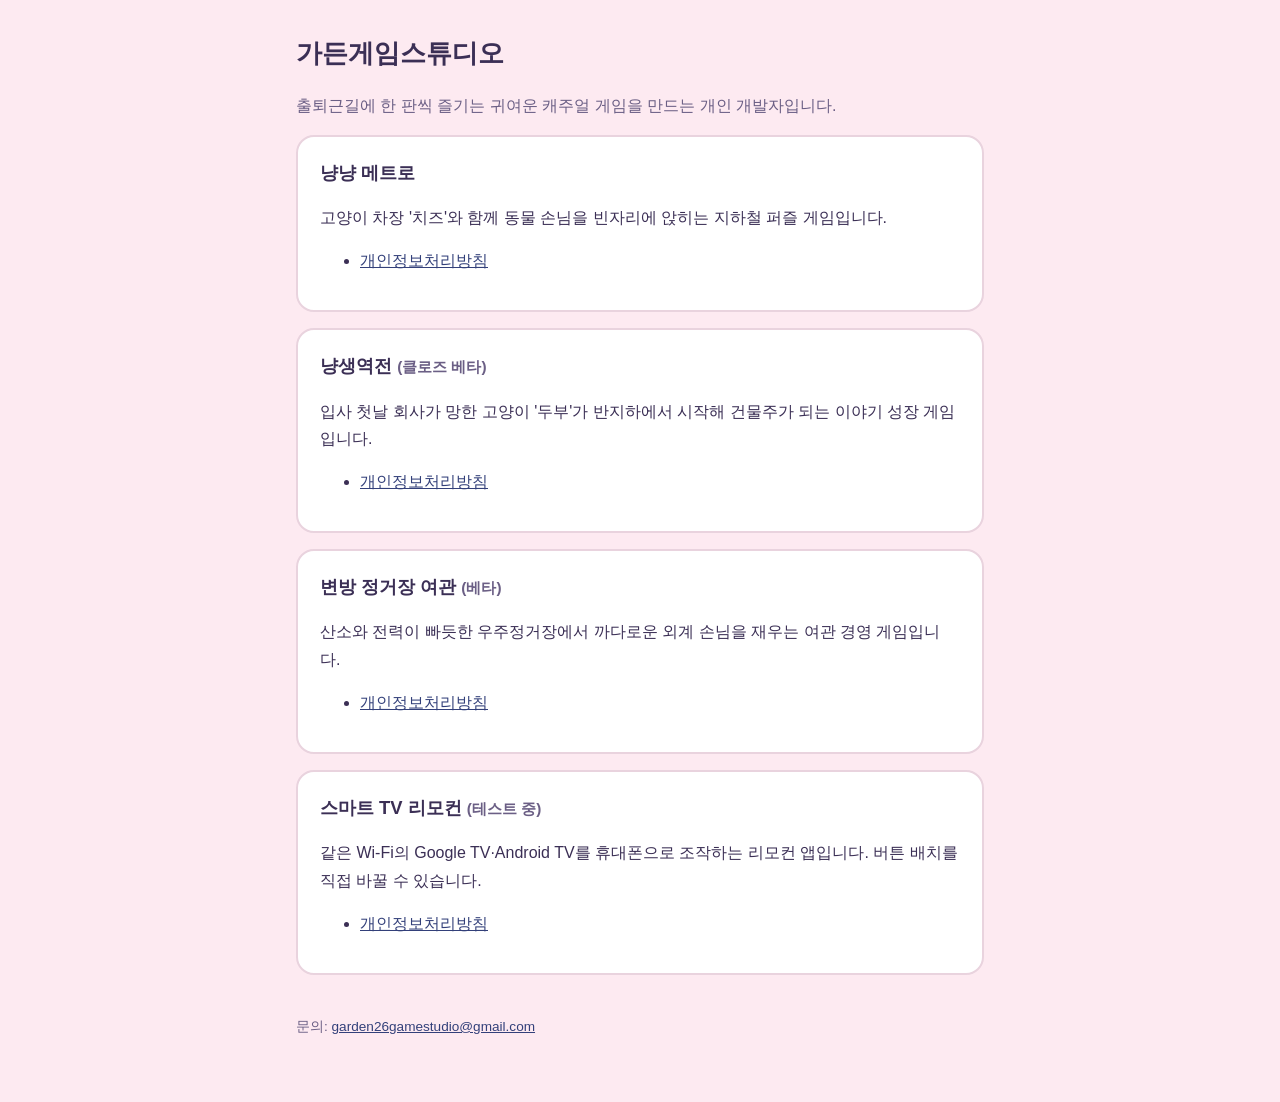
<file: index.html>
<!doctype html>
<html lang="ko"><head><meta charset="utf-8"><meta name="viewport" content="width=device-width,initial-scale=1">
<title>가든게임스튜디오</title><link rel="stylesheet" href="style.css"></head>
<body><main>
<h1>가든게임스튜디오</h1>
<p class="sub">출퇴근길에 한 판씩 즐기는 귀여운 캐주얼 게임을 만드는 개인 개발자입니다.</p>
<div class="card">
<h2 style="margin-top:0">냥냥 메트로</h2>
<p>고양이 차장 '치즈'와 함께 동물 손님을 빈자리에 앉히는 지하철 퍼즐 게임입니다.</p>
<ul><li><a href="meow-metro/privacy.html">개인정보처리방침</a></li></ul>
</div>
<div class="card">
<h2 style="margin-top:0">냥생역전 <small class="sub">(클로즈 베타)</small></h2>
<p>입사 첫날 회사가 망한 고양이 '두부'가 반지하에서 시작해 건물주가 되는 이야기 성장 게임입니다.</p>
<ul><li><a href="cat-landlord/privacy.html">개인정보처리방침</a></li></ul>
</div>
<div class="card">
<h2 style="margin-top:0">변방 정거장 여관 <small class="sub">(베타)</small></h2>
<p>산소와 전력이 빠듯한 우주정거장에서 까다로운 외계 손님을 재우는 여관 경영 게임입니다.</p>
<ul><li><a href="frontier-station-inn/privacy.html">개인정보처리방침</a></li></ul>
</div>
<div class="card">
<h2 style="margin-top:0">스마트 TV 리모컨 <small class="sub">(테스트 중)</small></h2>
<p>같은 Wi-Fi의 Google TV·Android TV를 휴대폰으로 조작하는 리모컨 앱입니다. 버튼 배치를 직접 바꿀 수 있습니다.</p>
<ul><li><a href="tv-remote/privacy.html">개인정보처리방침</a></li></ul>
</div>
<footer>문의: <a href="mailto:garden26gamestudio@gmail.com">garden26gamestudio@gmail.com</a></footer>
</main></body></html>
</file>
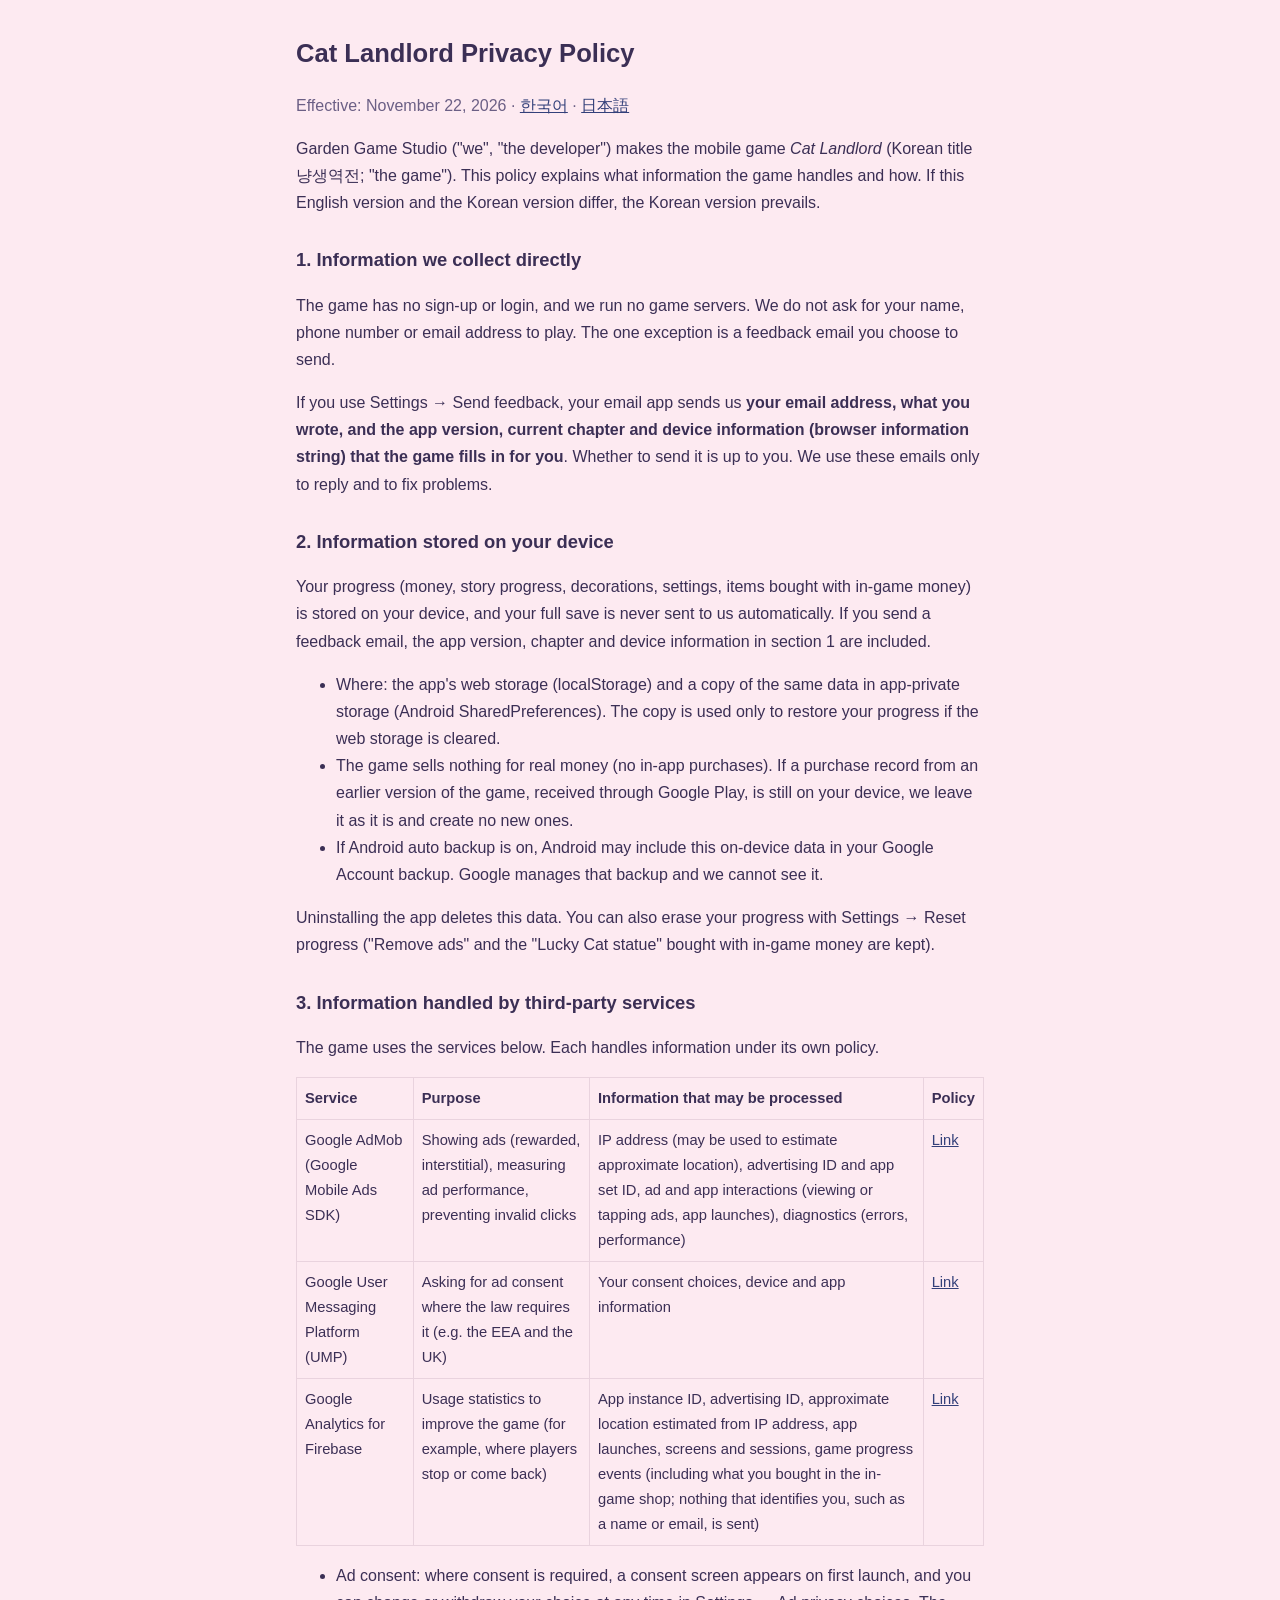
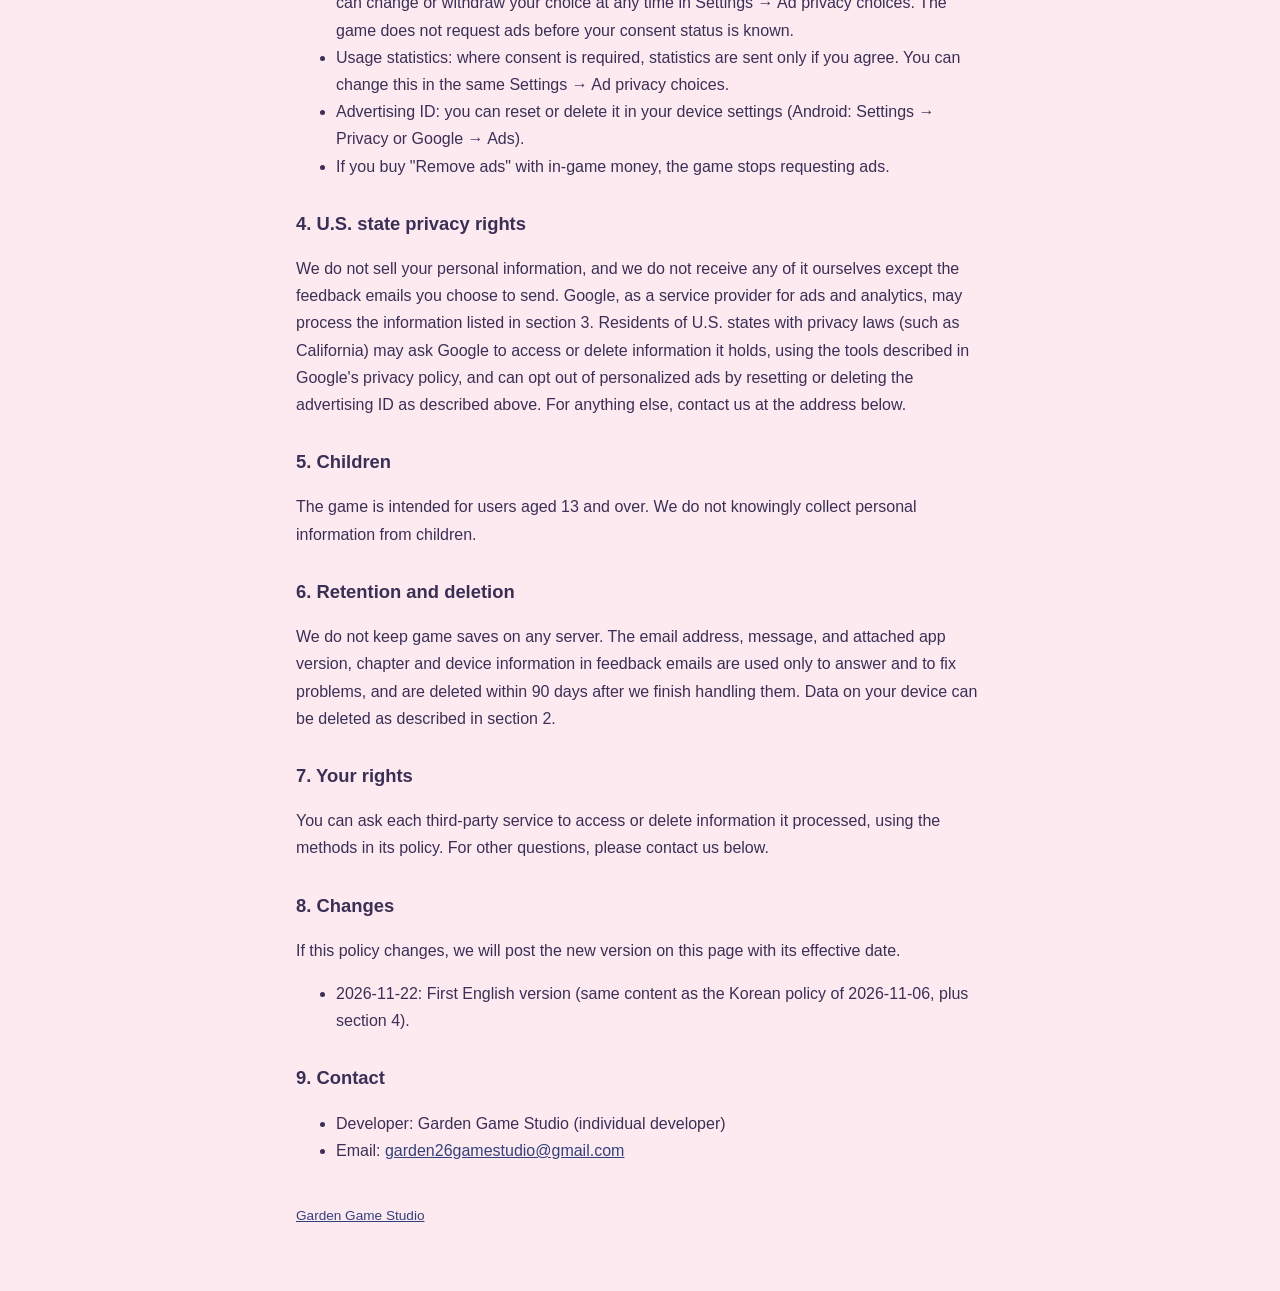
<file: cat-landlord/privacy-en.html>
<!doctype html>
<html lang="en"><head><meta charset="utf-8"><meta name="viewport" content="width=device-width,initial-scale=1">
<title>Cat Landlord Privacy Policy</title><link rel="stylesheet" href="../style.css"></head>
<body><main>
<h1>Cat Landlord Privacy Policy</h1>
<p class="sub">Effective: November 22, 2026 · <a href="privacy.html">한국어</a> · <a href="privacy-ja.html">日本語</a></p>

<p>Garden Game Studio ("we", "the developer") makes the mobile game <em>Cat Landlord</em> (Korean title 냥생역전; "the game"). This policy explains what information the game handles and how. If this English version and the Korean version differ, the Korean version prevails.</p>

<h2>1. Information we collect directly</h2>
<p>The game has no sign-up or login, and we run no game servers. We do not ask for your name, phone number or email address to play. The one exception is a feedback email you choose to send.</p>
<p>If you use Settings → Send feedback, your email app sends us <strong>your email address, what you wrote, and the app version, current chapter and device information (browser information string) that the game fills in for you</strong>. Whether to send it is up to you. We use these emails only to reply and to fix problems.</p>

<h2>2. Information stored on your device</h2>
<p>Your progress (money, story progress, decorations, settings, items bought with in-game money) is stored on your device, and your full save is never sent to us automatically. If you send a feedback email, the app version, chapter and device information in section 1 are included.</p>
<ul>
<li>Where: the app's web storage (localStorage) and a copy of the same data in app-private storage (Android SharedPreferences). The copy is used only to restore your progress if the web storage is cleared.</li>
<li>The game sells nothing for real money (no in-app purchases). If a purchase record from an earlier version of the game, received through Google Play, is still on your device, we leave it as it is and create no new ones.</li>
<li>If Android auto backup is on, Android may include this on-device data in your Google Account backup. Google manages that backup and we cannot see it.</li>
</ul>
<p>Uninstalling the app deletes this data. You can also erase your progress with Settings → Reset progress ("Remove ads" and the "Lucky Cat statue" bought with in-game money are kept).</p>

<h2>3. Information handled by third-party services</h2>
<p>The game uses the services below. Each handles information under its own policy.</p>
<table>
<tr><th>Service</th><th>Purpose</th><th>Information that may be processed</th><th>Policy</th></tr>
<tr><td>Google AdMob<br>(Google Mobile Ads SDK)</td><td>Showing ads (rewarded, interstitial), measuring ad performance, preventing invalid clicks</td><td>IP address (may be used to estimate approximate location), advertising ID and app set ID, ad and app interactions (viewing or tapping ads, app launches), diagnostics (errors, performance)</td><td><a href="https://policies.google.com/privacy">Link</a></td></tr>
<tr><td>Google User Messaging Platform (UMP)</td><td>Asking for ad consent where the law requires it (e.g. the EEA and the UK)</td><td>Your consent choices, device and app information</td><td><a href="https://policies.google.com/privacy">Link</a></td></tr>
<tr><td>Google Analytics for Firebase</td><td>Usage statistics to improve the game (for example, where players stop or come back)</td><td>App instance ID, advertising ID, approximate location estimated from IP address, app launches, screens and sessions, game progress events (including what you bought in the in-game shop; nothing that identifies you, such as a name or email, is sent)</td><td><a href="https://policies.google.com/privacy">Link</a></td></tr>
</table>
<ul>
<li>Ad consent: where consent is required, a consent screen appears on first launch, and you can change or withdraw your choice at any time in Settings → Ad privacy choices. The game does not request ads before your consent status is known.</li>
<li>Usage statistics: where consent is required, statistics are sent only if you agree. You can change this in the same Settings → Ad privacy choices.</li>
<li>Advertising ID: you can reset or delete it in your device settings (Android: Settings → Privacy or Google → Ads).</li>
<li>If you buy "Remove ads" with in-game money, the game stops requesting ads.</li>
</ul>

<h2>4. U.S. state privacy rights</h2>
<p>We do not sell your personal information, and we do not receive any of it ourselves except the feedback emails you choose to send. Google, as a service provider for ads and analytics, may process the information listed in section 3. Residents of U.S. states with privacy laws (such as California) may ask Google to access or delete information it holds, using the tools described in Google's privacy policy, and can opt out of personalized ads by resetting or deleting the advertising ID as described above. For anything else, contact us at the address below.</p>

<h2>5. Children</h2>
<p>The game is intended for users aged 13 and over. We do not knowingly collect personal information from children.</p>

<h2>6. Retention and deletion</h2>
<p>We do not keep game saves on any server. The email address, message, and attached app version, chapter and device information in feedback emails are used only to answer and to fix problems, and are deleted within 90 days after we finish handling them. Data on your device can be deleted as described in section 2.</p>

<h2>7. Your rights</h2>
<p>You can ask each third-party service to access or delete information it processed, using the methods in its policy. For other questions, please contact us below.</p>

<h2>8. Changes</h2>
<p>If this policy changes, we will post the new version on this page with its effective date.</p>
<ul><li>2026-11-22: First English version (same content as the Korean policy of 2026-11-06, plus section 4).</li></ul>

<h2>9. Contact</h2>
<ul><li>Developer: Garden Game Studio (individual developer)</li>
<li>Email: <a href="mailto:garden26gamestudio@gmail.com">garden26gamestudio@gmail.com</a></li></ul>
<footer><a href="../index.html">Garden Game Studio</a></footer>
</main></body></html>
</file>
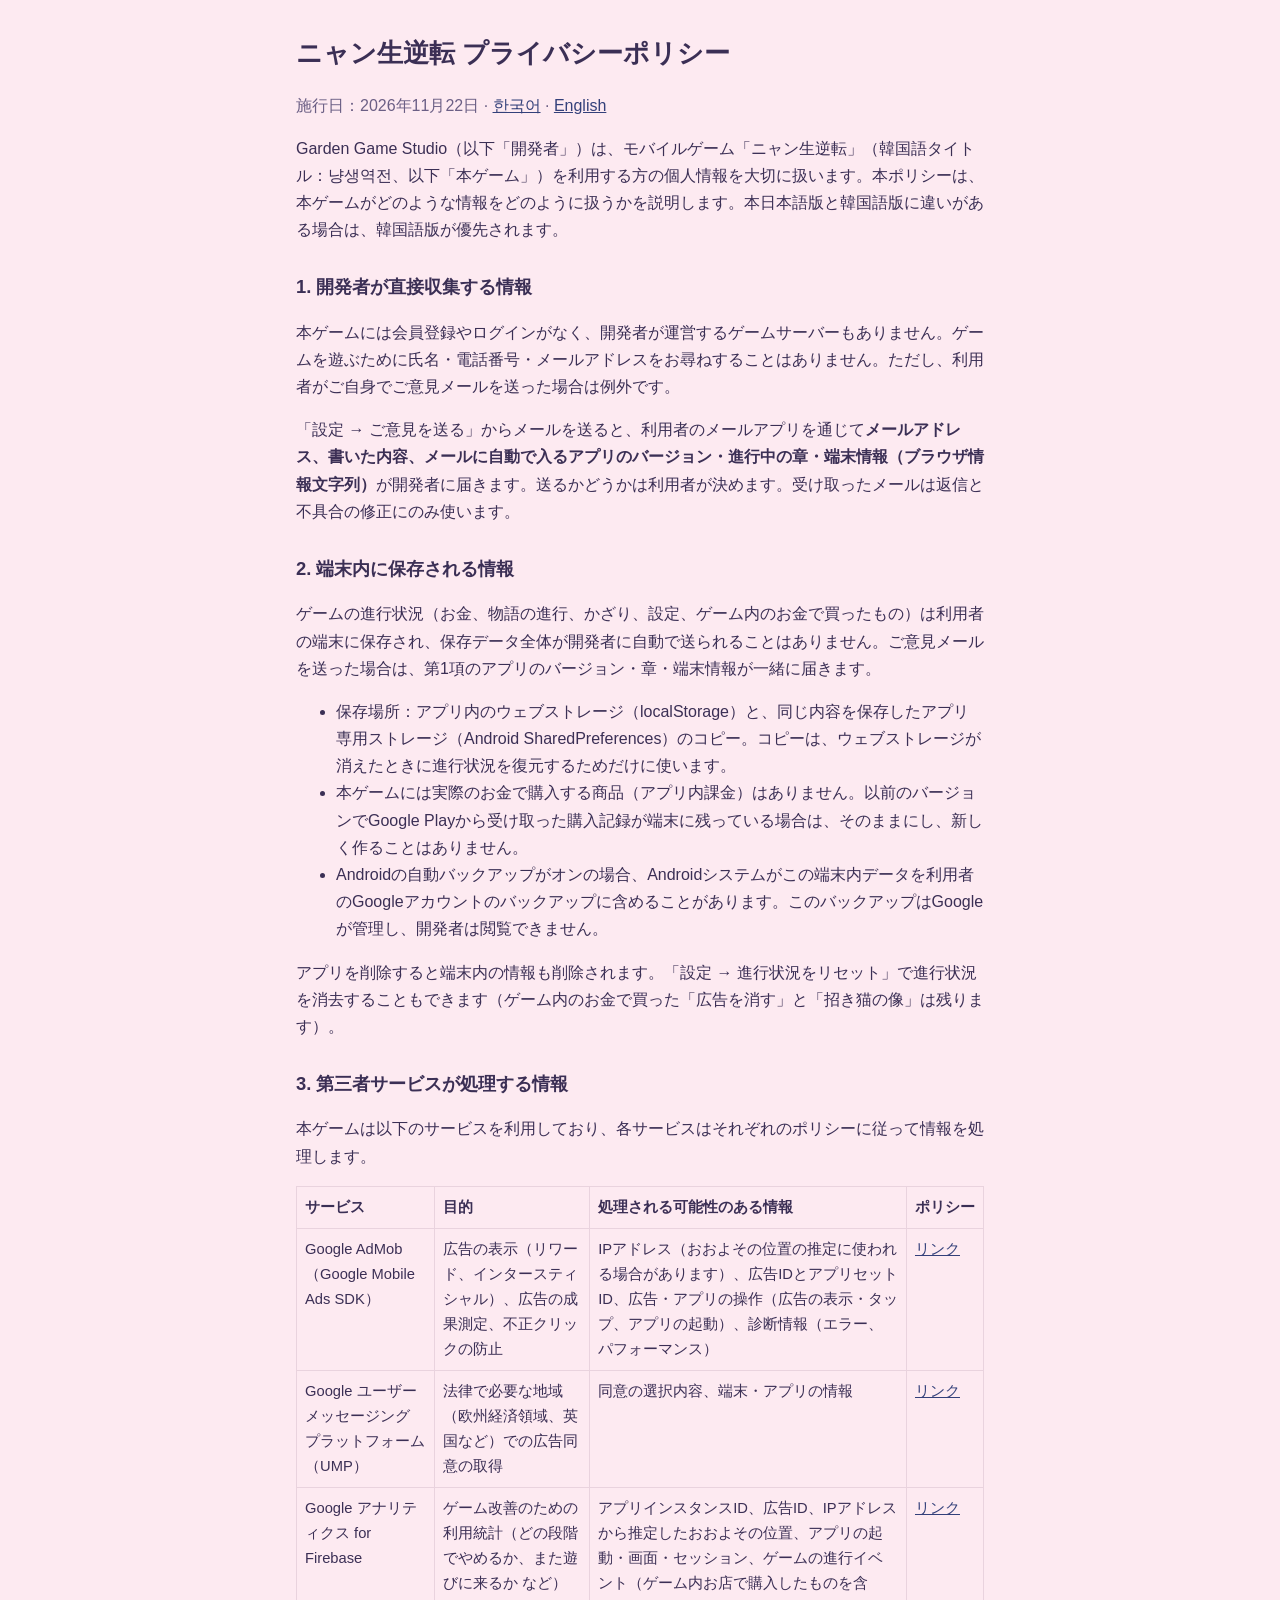
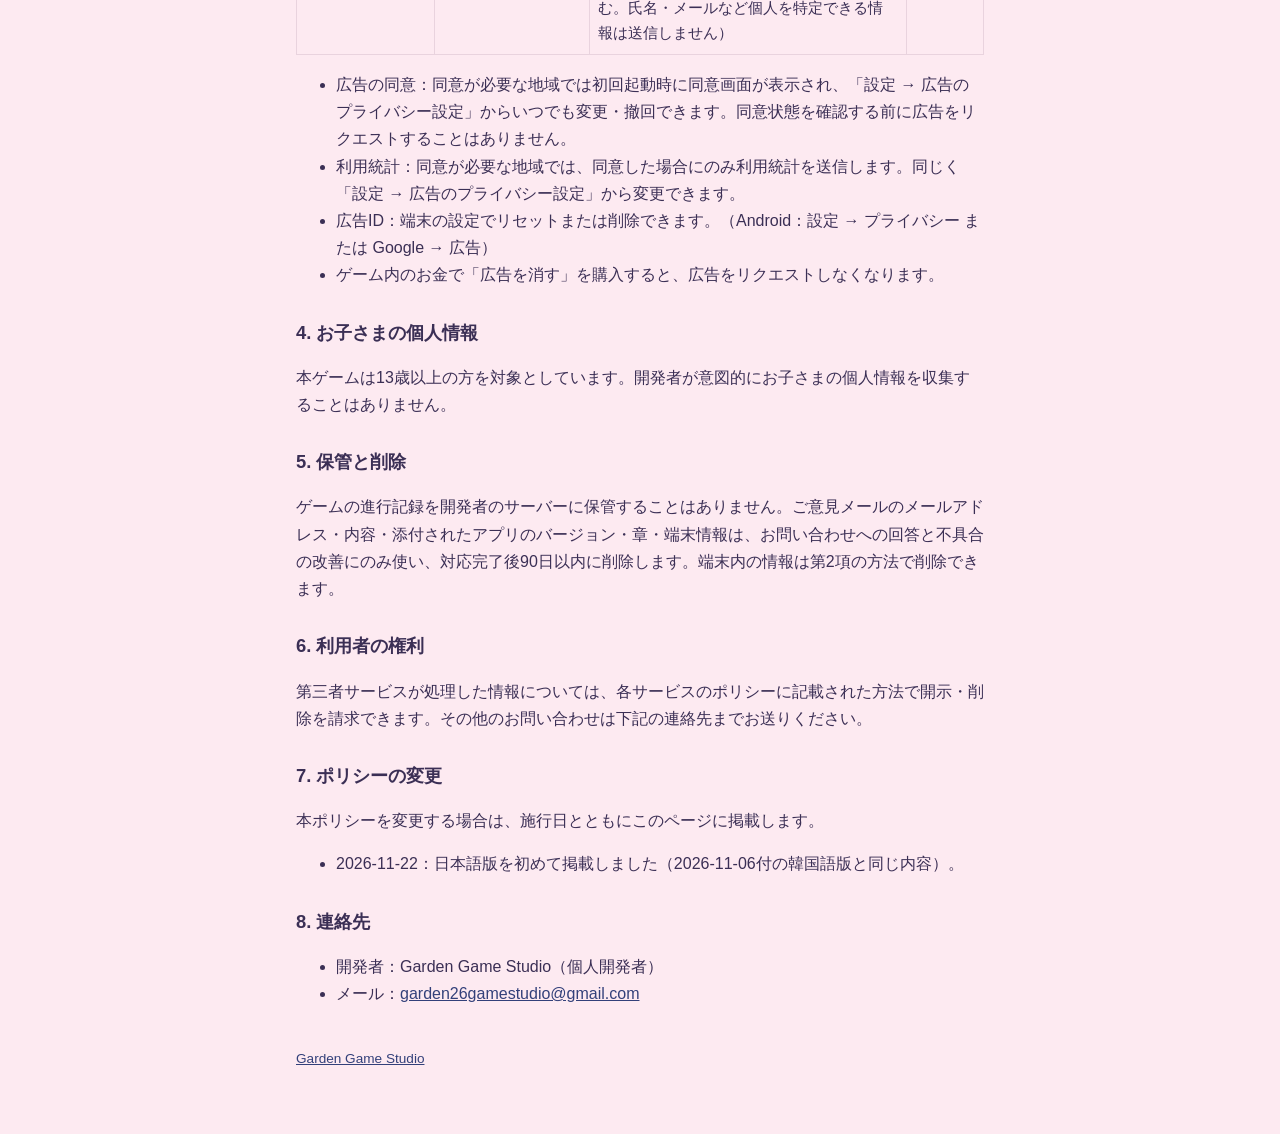
<file: cat-landlord/privacy-ja.html>
<!doctype html>
<html lang="ja"><head><meta charset="utf-8"><meta name="viewport" content="width=device-width,initial-scale=1">
<title>ニャン生逆転 プライバシーポリシー</title><link rel="stylesheet" href="../style.css"></head>
<body><main>
<h1>ニャン生逆転 プライバシーポリシー</h1>
<p class="sub">施行日：2026年11月22日 · <a href="privacy.html">한국어</a> · <a href="privacy-en.html">English</a></p>

<p>Garden Game Studio（以下「開発者」）は、モバイルゲーム「ニャン生逆転」（韓国語タイトル：냥생역전、以下「本ゲーム」）を利用する方の個人情報を大切に扱います。本ポリシーは、本ゲームがどのような情報をどのように扱うかを説明します。本日本語版と韓国語版に違いがある場合は、韓国語版が優先されます。</p>

<h2>1. 開発者が直接収集する情報</h2>
<p>本ゲームには会員登録やログインがなく、開発者が運営するゲームサーバーもありません。ゲームを遊ぶために氏名・電話番号・メールアドレスをお尋ねすることはありません。ただし、利用者がご自身でご意見メールを送った場合は例外です。</p>
<p>「設定 → ご意見を送る」からメールを送ると、利用者のメールアプリを通じて<strong>メールアドレス、書いた内容、メールに自動で入るアプリのバージョン・進行中の章・端末情報（ブラウザ情報文字列）</strong>が開発者に届きます。送るかどうかは利用者が決めます。受け取ったメールは返信と不具合の修正にのみ使います。</p>

<h2>2. 端末内に保存される情報</h2>
<p>ゲームの進行状況（お金、物語の進行、かざり、設定、ゲーム内のお金で買ったもの）は利用者の端末に保存され、保存データ全体が開発者に自動で送られることはありません。ご意見メールを送った場合は、第1項のアプリのバージョン・章・端末情報が一緒に届きます。</p>
<ul>
<li>保存場所：アプリ内のウェブストレージ（localStorage）と、同じ内容を保存したアプリ専用ストレージ（Android SharedPreferences）のコピー。コピーは、ウェブストレージが消えたときに進行状況を復元するためだけに使います。</li>
<li>本ゲームには実際のお金で購入する商品（アプリ内課金）はありません。以前のバージョンでGoogle Playから受け取った購入記録が端末に残っている場合は、そのままにし、新しく作ることはありません。</li>
<li>Androidの自動バックアップがオンの場合、Androidシステムがこの端末内データを利用者のGoogleアカウントのバックアップに含めることがあります。このバックアップはGoogleが管理し、開発者は閲覧できません。</li>
</ul>
<p>アプリを削除すると端末内の情報も削除されます。「設定 → 進行状況をリセット」で進行状況を消去することもできます（ゲーム内のお金で買った「広告を消す」と「招き猫の像」は残ります）。</p>

<h2>3. 第三者サービスが処理する情報</h2>
<p>本ゲームは以下のサービスを利用しており、各サービスはそれぞれのポリシーに従って情報を処理します。</p>
<table>
<tr><th>サービス</th><th>目的</th><th>処理される可能性のある情報</th><th>ポリシー</th></tr>
<tr><td>Google AdMob<br>（Google Mobile Ads SDK）</td><td>広告の表示（リワード、インタースティシャル）、広告の成果測定、不正クリックの防止</td><td>IPアドレス（おおよその位置の推定に使われる場合があります）、広告IDとアプリセットID、広告・アプリの操作（広告の表示・タップ、アプリの起動）、診断情報（エラー、パフォーマンス）</td><td><a href="https://policies.google.com/privacy?hl=ja">リンク</a></td></tr>
<tr><td>Google ユーザー メッセージング プラットフォーム（UMP）</td><td>法律で必要な地域（欧州経済領域、英国など）での広告同意の取得</td><td>同意の選択内容、端末・アプリの情報</td><td><a href="https://policies.google.com/privacy?hl=ja">リンク</a></td></tr>
<tr><td>Google アナリティクス for Firebase</td><td>ゲーム改善のための利用統計（どの段階でやめるか、また遊びに来るか など）</td><td>アプリインスタンスID、広告ID、IPアドレスから推定したおおよその位置、アプリの起動・画面・セッション、ゲームの進行イベント（ゲーム内お店で購入したものを含む。氏名・メールなど個人を特定できる情報は送信しません）</td><td><a href="https://policies.google.com/privacy?hl=ja">リンク</a></td></tr>
</table>
<ul>
<li>広告の同意：同意が必要な地域では初回起動時に同意画面が表示され、「設定 → 広告のプライバシー設定」からいつでも変更・撤回できます。同意状態を確認する前に広告をリクエストすることはありません。</li>
<li>利用統計：同意が必要な地域では、同意した場合にのみ利用統計を送信します。同じく「設定 → 広告のプライバシー設定」から変更できます。</li>
<li>広告ID：端末の設定でリセットまたは削除できます。（Android：設定 → プライバシー または Google → 広告）</li>
<li>ゲーム内のお金で「広告を消す」を購入すると、広告をリクエストしなくなります。</li>
</ul>

<h2>4. お子さまの個人情報</h2>
<p>本ゲームは13歳以上の方を対象としています。開発者が意図的にお子さまの個人情報を収集することはありません。</p>

<h2>5. 保管と削除</h2>
<p>ゲームの進行記録を開発者のサーバーに保管することはありません。ご意見メールのメールアドレス・内容・添付されたアプリのバージョン・章・端末情報は、お問い合わせへの回答と不具合の改善にのみ使い、対応完了後90日以内に削除します。端末内の情報は第2項の方法で削除できます。</p>

<h2>6. 利用者の権利</h2>
<p>第三者サービスが処理した情報については、各サービスのポリシーに記載された方法で開示・削除を請求できます。その他のお問い合わせは下記の連絡先までお送りください。</p>

<h2>7. ポリシーの変更</h2>
<p>本ポリシーを変更する場合は、施行日とともにこのページに掲載します。</p>
<ul><li>2026-11-22：日本語版を初めて掲載しました（2026-11-06付の韓国語版と同じ内容）。</li></ul>

<h2>8. 連絡先</h2>
<ul><li>開発者：Garden Game Studio（個人開発者）</li>
<li>メール：<a href="mailto:garden26gamestudio@gmail.com">garden26gamestudio@gmail.com</a></li></ul>
<footer><a href="../index.html">Garden Game Studio</a></footer>
</main></body></html>
</file>
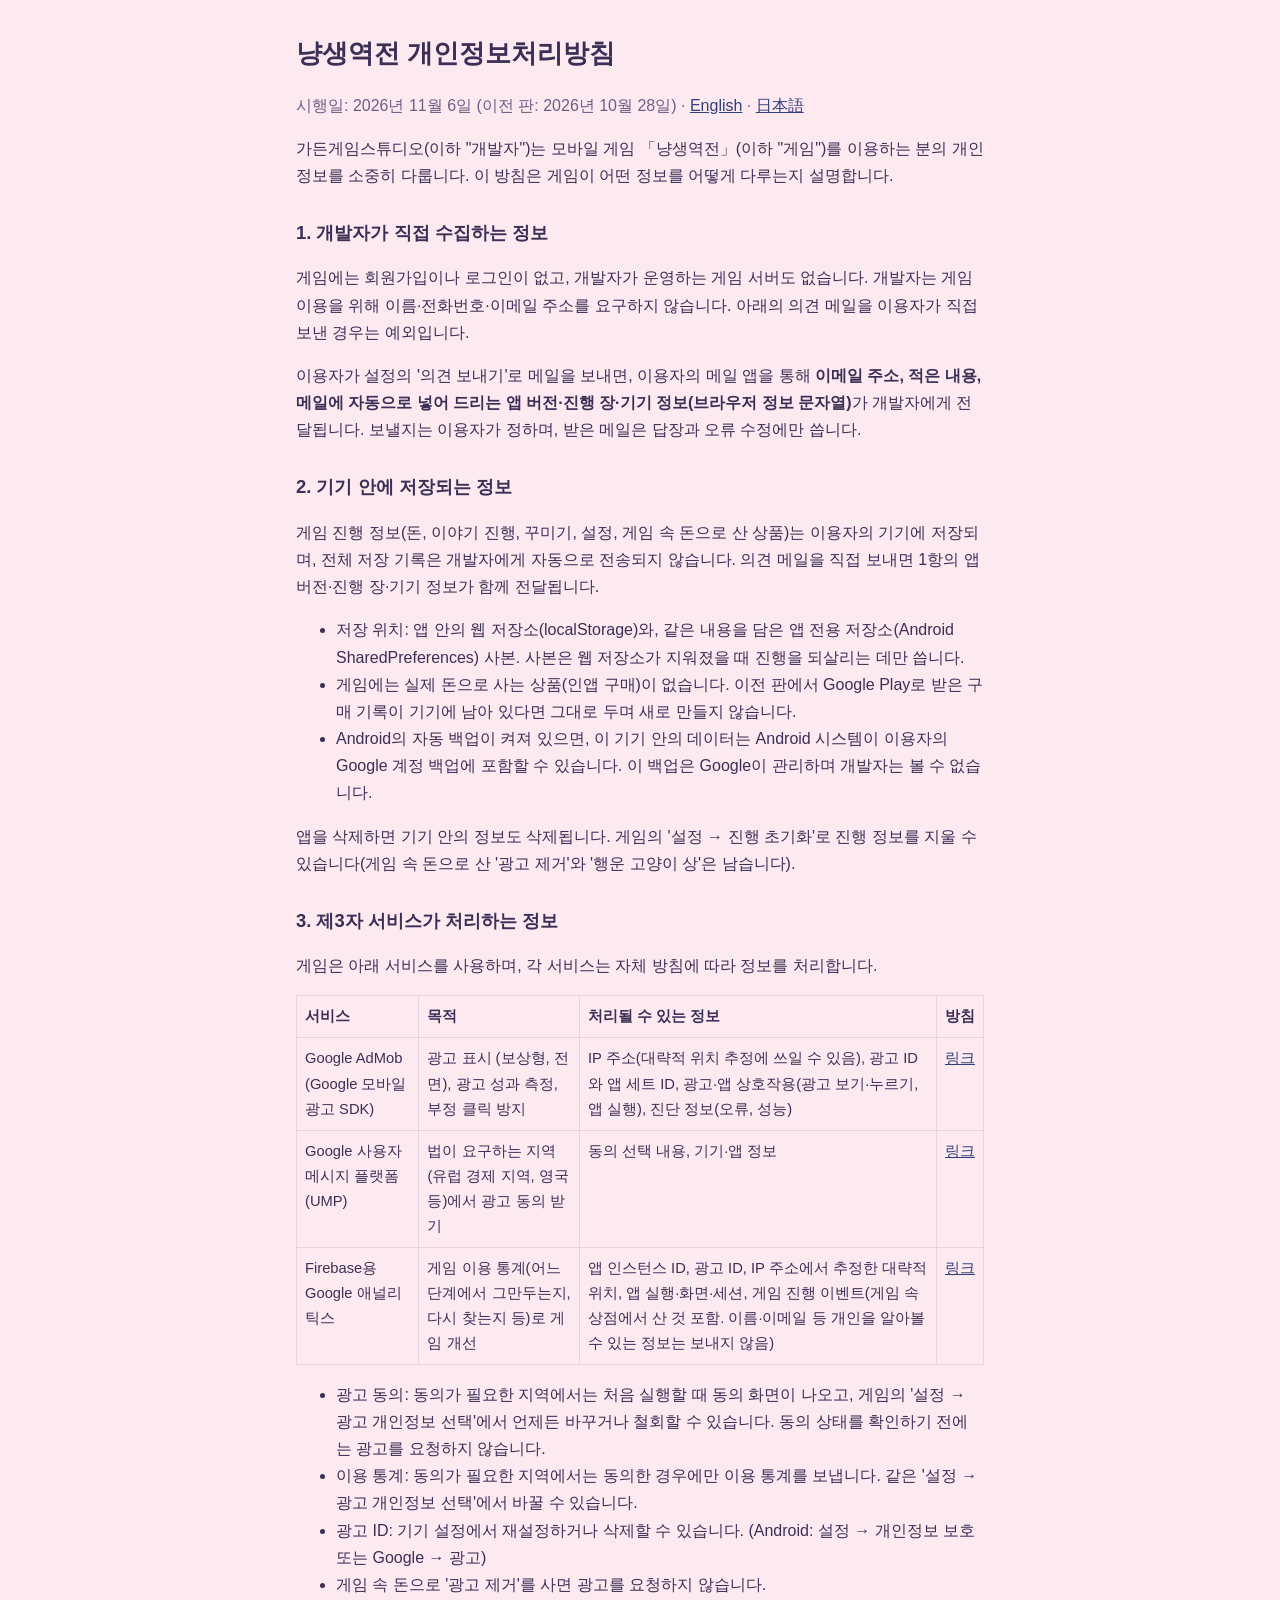
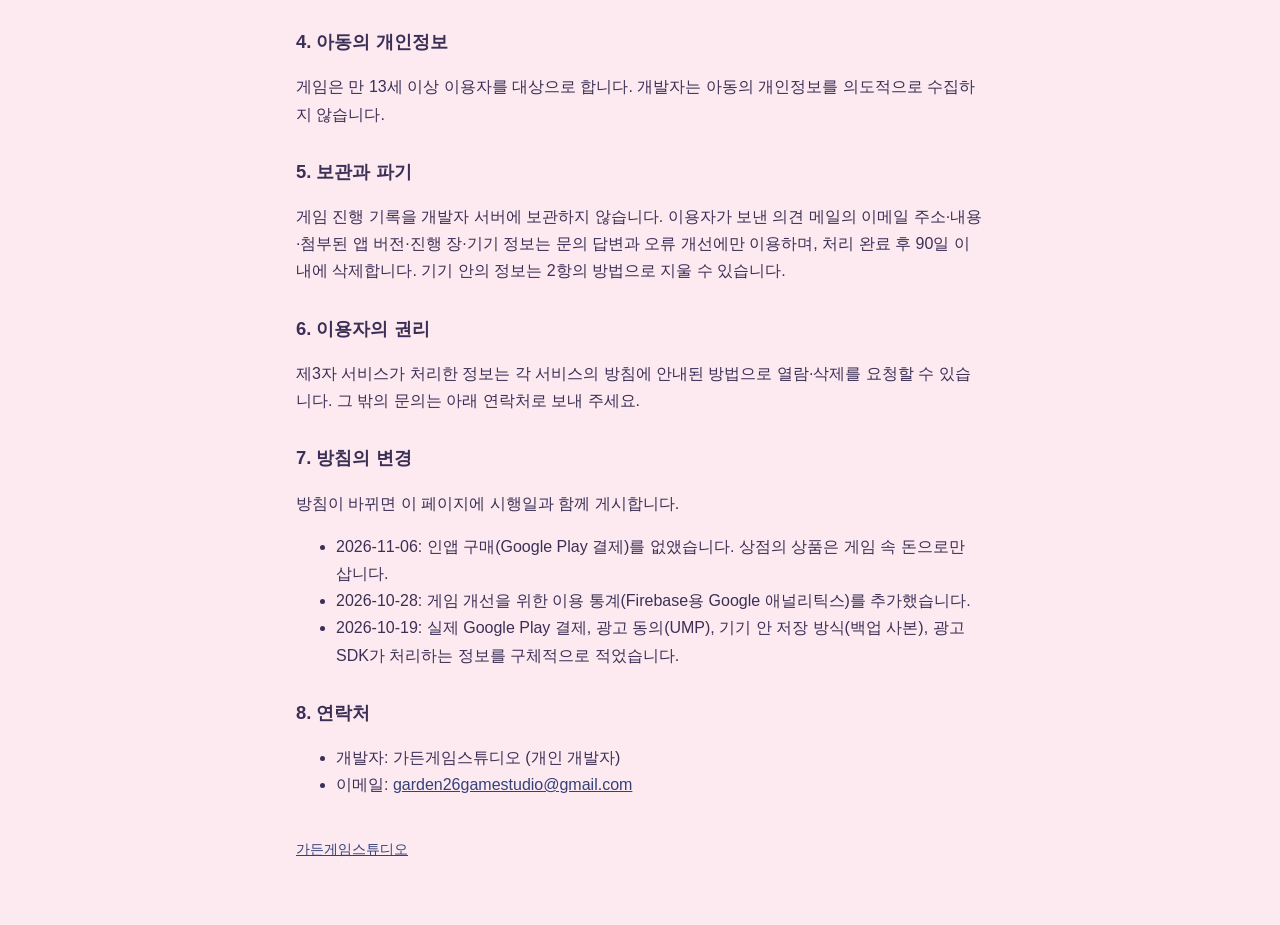
<file: cat-landlord/privacy.html>
<!doctype html>
<html lang="ko"><head><meta charset="utf-8"><meta name="viewport" content="width=device-width,initial-scale=1">
<title>냥생역전 개인정보처리방침</title><link rel="stylesheet" href="../style.css"></head>
<body><main>
<h1>냥생역전 개인정보처리방침</h1>
<p class="sub">시행일: 2026년 11월 6일 (이전 판: 2026년 10월 28일) · <a href="privacy-en.html">English</a> · <a href="privacy-ja.html">日本語</a></p>

<p>가든게임스튜디오(이하 "개발자")는 모바일 게임 「냥생역전」(이하 "게임")를 이용하는 분의 개인정보를 소중히 다룹니다. 이 방침은 게임이 어떤 정보를 어떻게 다루는지 설명합니다.</p>

<h2>1. 개발자가 직접 수집하는 정보</h2>
<p>게임에는 회원가입이나 로그인이 없고, 개발자가 운영하는 게임 서버도 없습니다. 개발자는 게임 이용을 위해 이름·전화번호·이메일 주소를 요구하지 않습니다. 아래의 의견 메일을 이용자가 직접 보낸 경우는 예외입니다.</p>
<p>이용자가 설정의 '의견 보내기'로 메일을 보내면, 이용자의 메일 앱을 통해 <strong>이메일 주소, 적은 내용, 메일에 자동으로 넣어 드리는 앱 버전·진행 장·기기 정보(브라우저 정보 문자열)</strong>가 개발자에게 전달됩니다. 보낼지는 이용자가 정하며, 받은 메일은 답장과 오류 수정에만 씁니다.</p>

<h2>2. 기기 안에 저장되는 정보</h2>
<p>게임 진행 정보(돈, 이야기 진행, 꾸미기, 설정, 게임 속 돈으로 산 상품)는 이용자의 기기에 저장되며, 전체 저장 기록은 개발자에게 자동으로 전송되지 않습니다. 의견 메일을 직접 보내면 1항의 앱 버전·진행 장·기기 정보가 함께 전달됩니다.</p>
<ul>
<li>저장 위치: 앱 안의 웹 저장소(localStorage)와, 같은 내용을 담은 앱 전용 저장소(Android SharedPreferences) 사본. 사본은 웹 저장소가 지워졌을 때 진행을 되살리는 데만 씁니다.</li>
<li>게임에는 실제 돈으로 사는 상품(인앱 구매)이 없습니다. 이전 판에서 Google Play로 받은 구매 기록이 기기에 남아 있다면 그대로 두며 새로 만들지 않습니다.</li>
<li>Android의 자동 백업이 켜져 있으면, 이 기기 안의 데이터는 Android 시스템이 이용자의 Google 계정 백업에 포함할 수 있습니다. 이 백업은 Google이 관리하며 개발자는 볼 수 없습니다.</li>
</ul>
<p>앱을 삭제하면 기기 안의 정보도 삭제됩니다. 게임의 '설정 → 진행 초기화'로 진행 정보를 지울 수 있습니다(게임 속 돈으로 산 '광고 제거'와 '행운 고양이 상'은 남습니다).</p>

<h2>3. 제3자 서비스가 처리하는 정보</h2>
<p>게임은 아래 서비스를 사용하며, 각 서비스는 자체 방침에 따라 정보를 처리합니다.</p>
<table>
<tr><th>서비스</th><th>목적</th><th>처리될 수 있는 정보</th><th>방침</th></tr>
<tr><td>Google AdMob<br>(Google 모바일 광고 SDK)</td><td>광고 표시 (보상형, 전면), 광고 성과 측정, 부정 클릭 방지</td><td>IP 주소(대략적 위치 추정에 쓰일 수 있음), 광고 ID와 앱 세트 ID, 광고·앱 상호작용(광고 보기·누르기, 앱 실행), 진단 정보(오류, 성능)</td><td><a href="https://policies.google.com/privacy">링크</a></td></tr>
<tr><td>Google 사용자 메시지 플랫폼(UMP)</td><td>법이 요구하는 지역(유럽 경제 지역, 영국 등)에서 광고 동의 받기</td><td>동의 선택 내용, 기기·앱 정보</td><td><a href="https://policies.google.com/privacy">링크</a></td></tr>
<tr><td>Firebase용 Google 애널리틱스</td><td>게임 이용 통계(어느 단계에서 그만두는지, 다시 찾는지 등)로 게임 개선</td><td>앱 인스턴스 ID, 광고 ID, IP 주소에서 추정한 대략적 위치, 앱 실행·화면·세션, 게임 진행 이벤트(게임 속 상점에서 산 것 포함. 이름·이메일 등 개인을 알아볼 수 있는 정보는 보내지 않음)</td><td><a href="https://policies.google.com/privacy">링크</a></td></tr>
</table>
<ul>
<li>광고 동의: 동의가 필요한 지역에서는 처음 실행할 때 동의 화면이 나오고, 게임의 '설정 → 광고 개인정보 선택'에서 언제든 바꾸거나 철회할 수 있습니다. 동의 상태를 확인하기 전에는 광고를 요청하지 않습니다.</li>
<li>이용 통계: 동의가 필요한 지역에서는 동의한 경우에만 이용 통계를 보냅니다. 같은 '설정 → 광고 개인정보 선택'에서 바꿀 수 있습니다.</li>
<li>광고 ID: 기기 설정에서 재설정하거나 삭제할 수 있습니다. (Android: 설정 → 개인정보 보호 또는 Google → 광고)</li>
<li>게임 속 돈으로 '광고 제거'를 사면 광고를 요청하지 않습니다.</li>
</ul>

<h2>4. 아동의 개인정보</h2>
<p>게임은 만 13세 이상 이용자를 대상으로 합니다. 개발자는 아동의 개인정보를 의도적으로 수집하지 않습니다.</p>

<h2>5. 보관과 파기</h2>
<p>게임 진행 기록을 개발자 서버에 보관하지 않습니다. 이용자가 보낸 의견 메일의 이메일 주소·내용·첨부된 앱 버전·진행 장·기기 정보는 문의 답변과 오류 개선에만 이용하며, 처리 완료 후 90일 이내에 삭제합니다. 기기 안의 정보는 2항의 방법으로 지울 수 있습니다.</p>

<h2>6. 이용자의 권리</h2>
<p>제3자 서비스가 처리한 정보는 각 서비스의 방침에 안내된 방법으로 열람·삭제를 요청할 수 있습니다. 그 밖의 문의는 아래 연락처로 보내 주세요.</p>

<h2>7. 방침의 변경</h2>
<p>방침이 바뀌면 이 페이지에 시행일과 함께 게시합니다.</p>
<ul><li>2026-11-06: 인앱 구매(Google Play 결제)를 없앴습니다. 상점의 상품은 게임 속 돈으로만 삽니다.</li><li>2026-10-28: 게임 개선을 위한 이용 통계(Firebase용 Google 애널리틱스)를 추가했습니다.</li><li>2026-10-19: 실제 Google Play 결제, 광고 동의(UMP), 기기 안 저장 방식(백업 사본), 광고 SDK가 처리하는 정보를 구체적으로 적었습니다.</li></ul>

<h2>8. 연락처</h2>
<ul><li>개발자: 가든게임스튜디오 (개인 개발자)</li>
<li>이메일: <a href="mailto:garden26gamestudio@gmail.com">garden26gamestudio@gmail.com</a></li></ul>
<footer><a href="../index.html">가든게임스튜디오</a></footer>
</main></body></html>
</file>
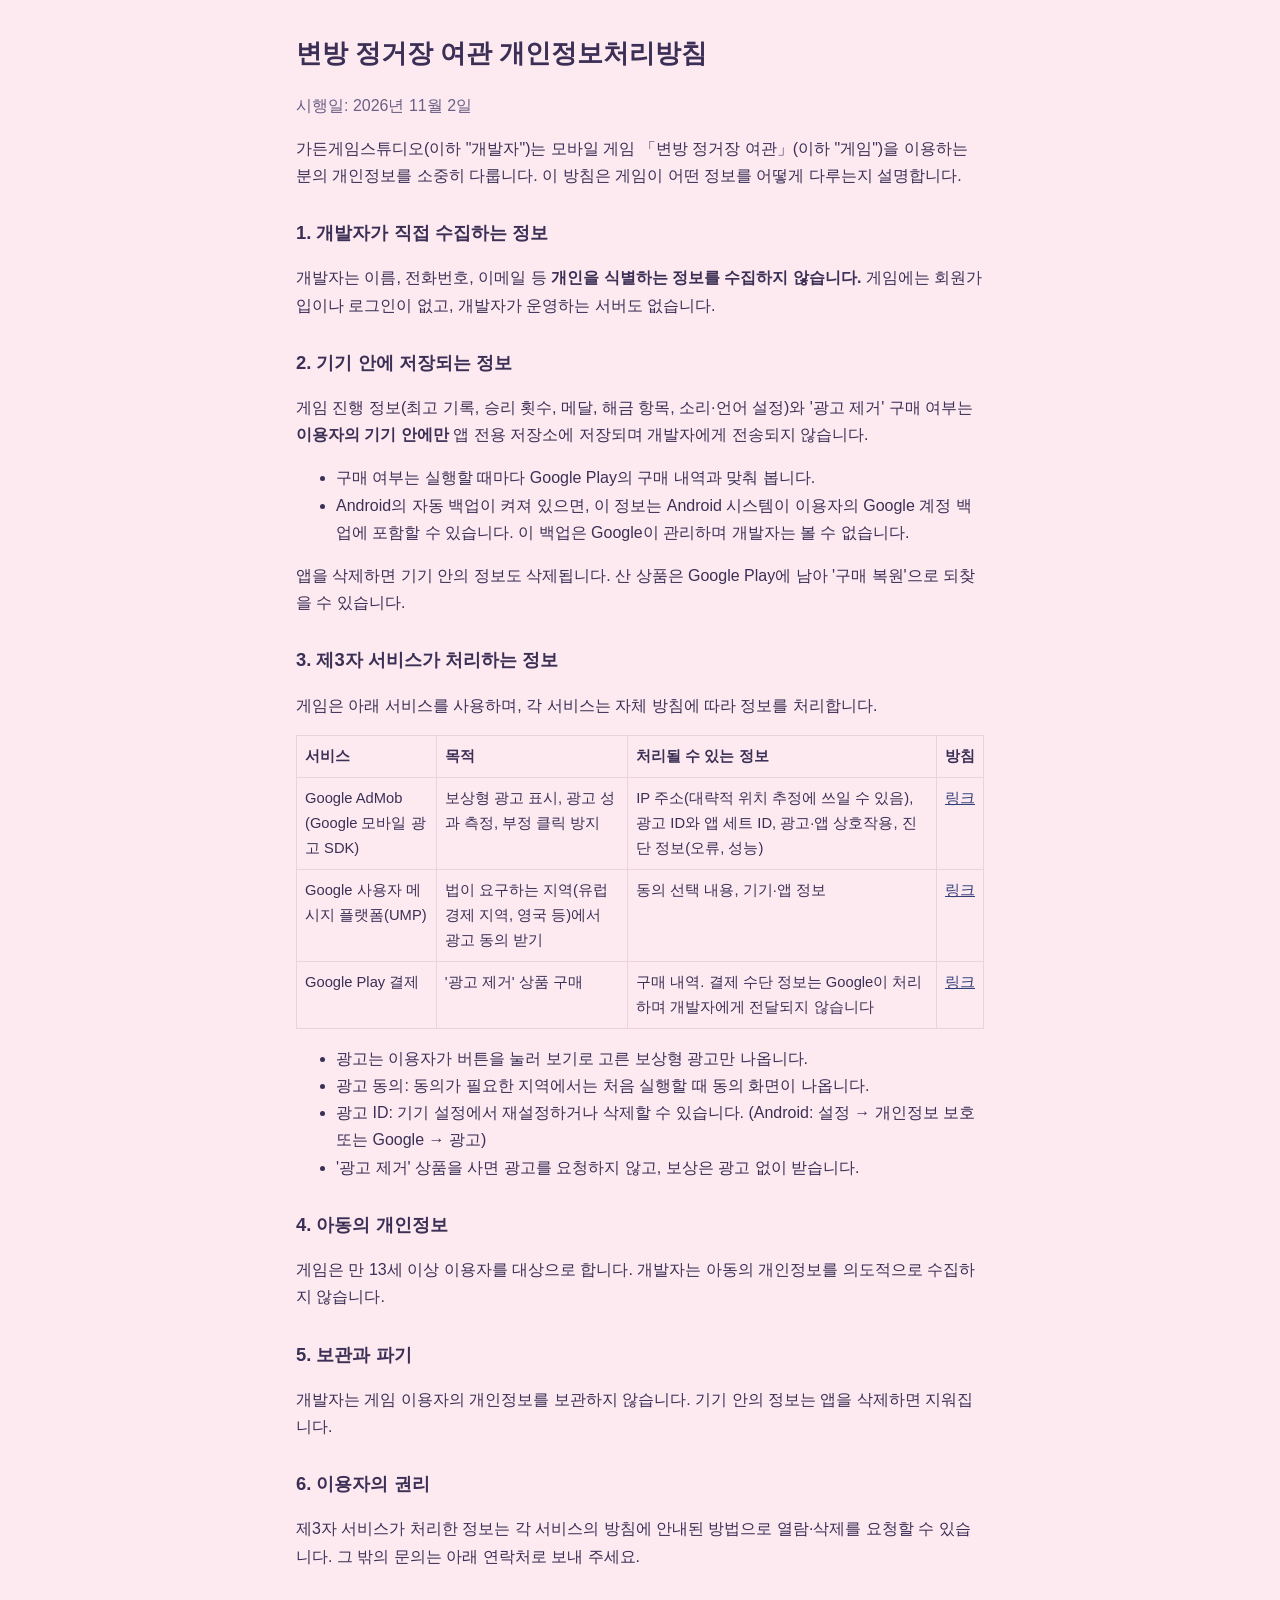
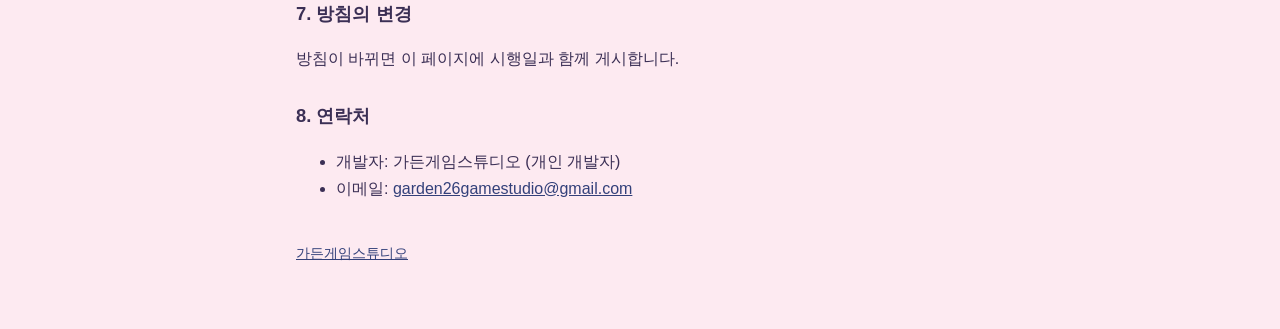
<file: frontier-station-inn/privacy.html>
<!doctype html>
<html lang="ko"><head><meta charset="utf-8"><meta name="viewport" content="width=device-width,initial-scale=1">
<title>변방 정거장 여관 개인정보처리방침</title><link rel="stylesheet" href="../style.css"></head>
<body><main>
<h1>변방 정거장 여관 개인정보처리방침</h1>
<p class="sub">시행일: 2026년 11월 2일</p>

<p>가든게임스튜디오(이하 "개발자")는 모바일 게임 「변방 정거장 여관」(이하 "게임")을 이용하는 분의 개인정보를 소중히 다룹니다. 이 방침은 게임이 어떤 정보를 어떻게 다루는지 설명합니다.</p>

<h2>1. 개발자가 직접 수집하는 정보</h2>
<p>개발자는 이름, 전화번호, 이메일 등 <strong>개인을 식별하는 정보를 수집하지 않습니다.</strong> 게임에는 회원가입이나 로그인이 없고, 개발자가 운영하는 서버도 없습니다.</p>

<h2>2. 기기 안에 저장되는 정보</h2>
<p>게임 진행 정보(최고 기록, 승리 횟수, 메달, 해금 항목, 소리·언어 설정)와 '광고 제거' 구매 여부는 <strong>이용자의 기기 안에만</strong> 앱 전용 저장소에 저장되며 개발자에게 전송되지 않습니다.</p>
<ul>
<li>구매 여부는 실행할 때마다 Google Play의 구매 내역과 맞춰 봅니다.</li>
<li>Android의 자동 백업이 켜져 있으면, 이 정보는 Android 시스템이 이용자의 Google 계정 백업에 포함할 수 있습니다. 이 백업은 Google이 관리하며 개발자는 볼 수 없습니다.</li>
</ul>
<p>앱을 삭제하면 기기 안의 정보도 삭제됩니다. 산 상품은 Google Play에 남아 '구매 복원'으로 되찾을 수 있습니다.</p>

<h2>3. 제3자 서비스가 처리하는 정보</h2>
<p>게임은 아래 서비스를 사용하며, 각 서비스는 자체 방침에 따라 정보를 처리합니다.</p>
<table>
<tr><th>서비스</th><th>목적</th><th>처리될 수 있는 정보</th><th>방침</th></tr>
<tr><td>Google AdMob<br>(Google 모바일 광고 SDK)</td><td>보상형 광고 표시, 광고 성과 측정, 부정 클릭 방지</td><td>IP 주소(대략적 위치 추정에 쓰일 수 있음), 광고 ID와 앱 세트 ID, 광고·앱 상호작용, 진단 정보(오류, 성능)</td><td><a href="https://policies.google.com/privacy">링크</a></td></tr>
<tr><td>Google 사용자 메시지 플랫폼(UMP)</td><td>법이 요구하는 지역(유럽 경제 지역, 영국 등)에서 광고 동의 받기</td><td>동의 선택 내용, 기기·앱 정보</td><td><a href="https://policies.google.com/privacy">링크</a></td></tr>
<tr><td>Google Play 결제</td><td>'광고 제거' 상품 구매</td><td>구매 내역. 결제 수단 정보는 Google이 처리하며 개발자에게 전달되지 않습니다</td><td><a href="https://policies.google.com/privacy">링크</a></td></tr>
</table>
<ul>
<li>광고는 이용자가 버튼을 눌러 보기로 고른 보상형 광고만 나옵니다.</li>
<li>광고 동의: 동의가 필요한 지역에서는 처음 실행할 때 동의 화면이 나옵니다.</li>
<li>광고 ID: 기기 설정에서 재설정하거나 삭제할 수 있습니다. (Android: 설정 → 개인정보 보호 또는 Google → 광고)</li>
<li>'광고 제거' 상품을 사면 광고를 요청하지 않고, 보상은 광고 없이 받습니다.</li>
</ul>

<h2>4. 아동의 개인정보</h2>
<p>게임은 만 13세 이상 이용자를 대상으로 합니다. 개발자는 아동의 개인정보를 의도적으로 수집하지 않습니다.</p>

<h2>5. 보관과 파기</h2>
<p>개발자는 게임 이용자의 개인정보를 보관하지 않습니다. 기기 안의 정보는 앱을 삭제하면 지워집니다.</p>

<h2>6. 이용자의 권리</h2>
<p>제3자 서비스가 처리한 정보는 각 서비스의 방침에 안내된 방법으로 열람·삭제를 요청할 수 있습니다. 그 밖의 문의는 아래 연락처로 보내 주세요.</p>

<h2>7. 방침의 변경</h2>
<p>방침이 바뀌면 이 페이지에 시행일과 함께 게시합니다.</p>

<h2>8. 연락처</h2>
<ul><li>개발자: 가든게임스튜디오 (개인 개발자)</li>
<li>이메일: <a href="mailto:garden26gamestudio@gmail.com">garden26gamestudio@gmail.com</a></li></ul>
<footer><a href="../index.html">가든게임스튜디오</a></footer>
</main></body></html>
</file>
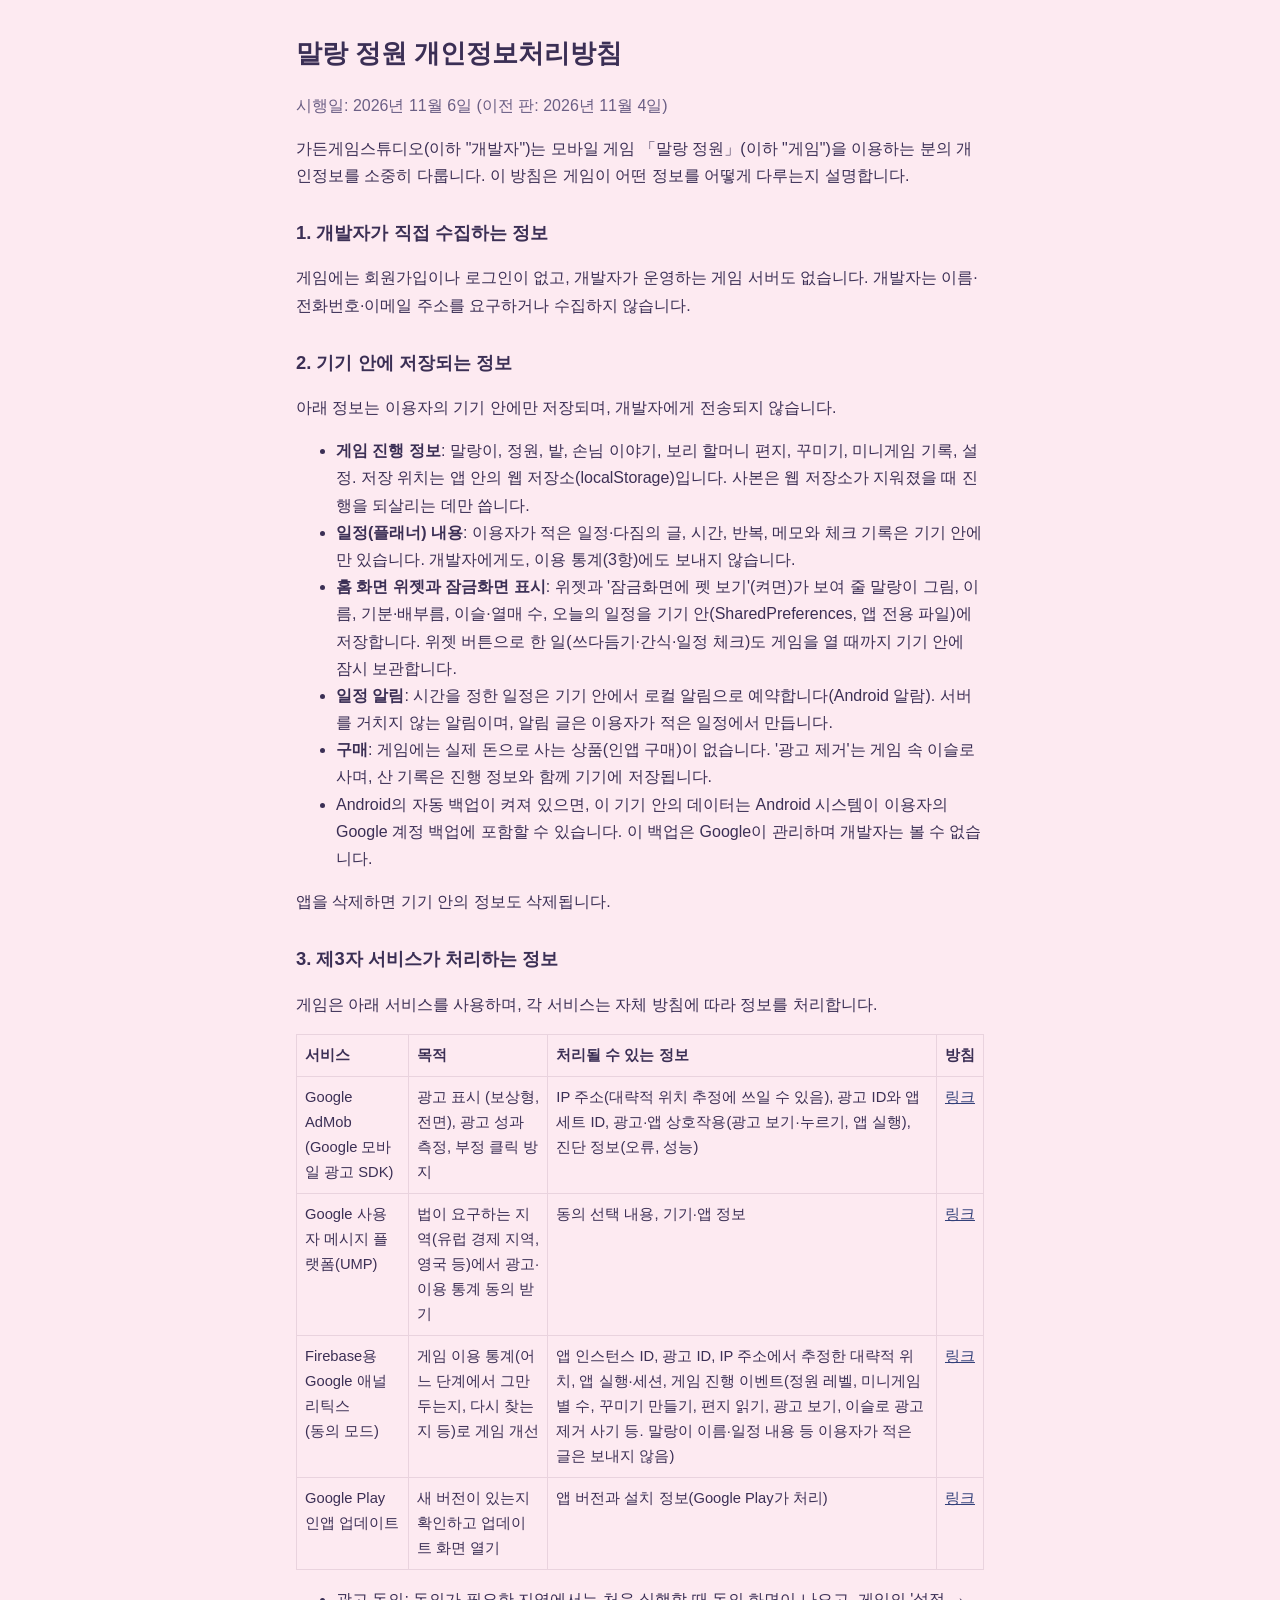
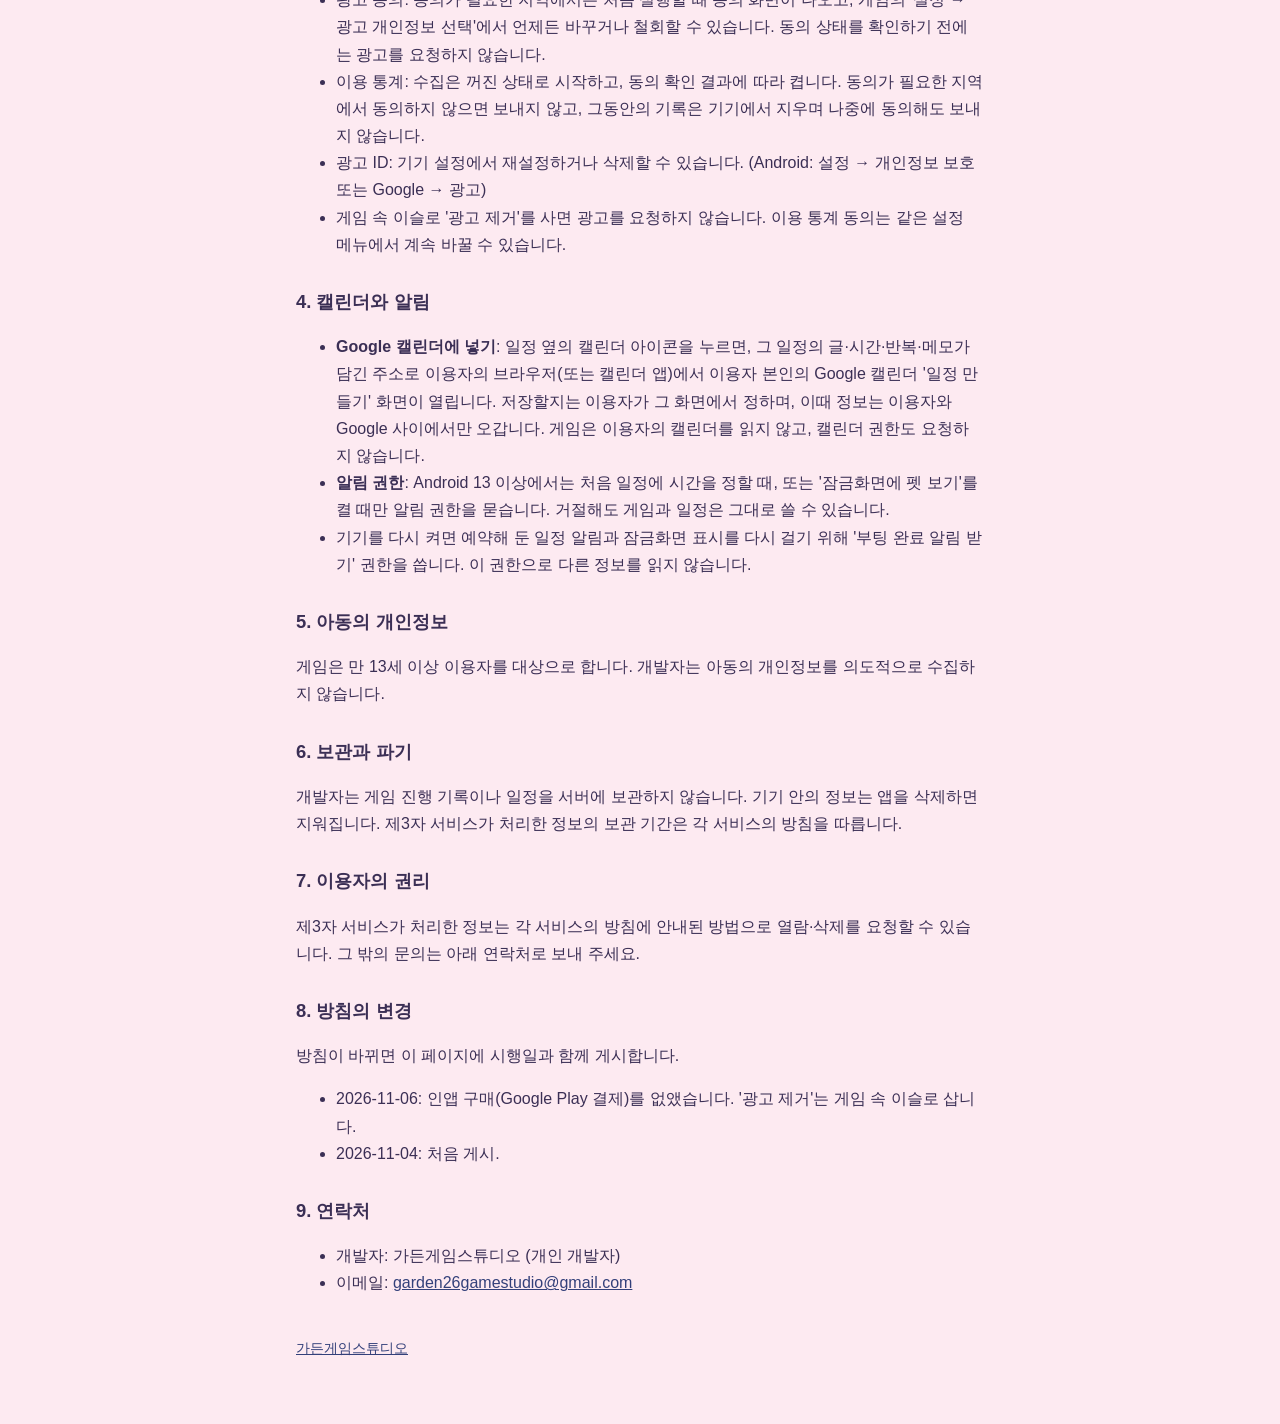
<file: mallang-garden/privacy.html>
<!doctype html>
<html lang="ko"><head><meta charset="utf-8"><meta name="viewport" content="width=device-width,initial-scale=1">
<title>말랑 정원 개인정보처리방침</title><link rel="stylesheet" href="../style.css"></head>
<body><main>
<h1>말랑 정원 개인정보처리방침</h1>
<p class="sub">시행일: 2026년 11월 6일 (이전 판: 2026년 11월 4일)</p>

<p>가든게임스튜디오(이하 "개발자")는 모바일 게임 「말랑 정원」(이하 "게임")을 이용하는 분의 개인정보를 소중히 다룹니다. 이 방침은 게임이 어떤 정보를 어떻게 다루는지 설명합니다.</p>

<h2>1. 개발자가 직접 수집하는 정보</h2>
<p>게임에는 회원가입이나 로그인이 없고, 개발자가 운영하는 게임 서버도 없습니다. 개발자는 이름·전화번호·이메일 주소를 요구하거나 수집하지 않습니다.</p>

<h2>2. 기기 안에 저장되는 정보</h2>
<p>아래 정보는 이용자의 기기 안에만 저장되며, 개발자에게 전송되지 않습니다.</p>
<ul>
<li><strong>게임 진행 정보</strong>: 말랑이, 정원, 밭, 손님 이야기, 보리 할머니 편지, 꾸미기, 미니게임 기록, 설정. 저장 위치는 앱 안의 웹 저장소(localStorage)입니다. 사본은 웹 저장소가 지워졌을 때 진행을 되살리는 데만 씁니다.</li>
<li><strong>일정(플래너) 내용</strong>: 이용자가 적은 일정·다짐의 글, 시간, 반복, 메모와 체크 기록은 기기 안에만 있습니다. 개발자에게도, 이용 통계(3항)에도 보내지 않습니다.</li>
<li><strong>홈 화면 위젯과 잠금화면 표시</strong>: 위젯과 '잠금화면에 펫 보기'(켜면)가 보여 줄 말랑이 그림, 이름, 기분·배부름, 이슬·열매 수, 오늘의 일정을 기기 안(SharedPreferences, 앱 전용 파일)에 저장합니다. 위젯 버튼으로 한 일(쓰다듬기·간식·일정 체크)도 게임을 열 때까지 기기 안에 잠시 보관합니다.</li>
<li><strong>일정 알림</strong>: 시간을 정한 일정은 기기 안에서 로컬 알림으로 예약합니다(Android 알람). 서버를 거치지 않는 알림이며, 알림 글은 이용자가 적은 일정에서 만듭니다.</li>
<li><strong>구매</strong>: 게임에는 실제 돈으로 사는 상품(인앱 구매)이 없습니다. '광고 제거'는 게임 속 이슬로 사며, 산 기록은 진행 정보와 함께 기기에 저장됩니다.</li>
<li>Android의 자동 백업이 켜져 있으면, 이 기기 안의 데이터는 Android 시스템이 이용자의 Google 계정 백업에 포함할 수 있습니다. 이 백업은 Google이 관리하며 개발자는 볼 수 없습니다.</li>
</ul>
<p>앱을 삭제하면 기기 안의 정보도 삭제됩니다.</p>

<h2>3. 제3자 서비스가 처리하는 정보</h2>
<p>게임은 아래 서비스를 사용하며, 각 서비스는 자체 방침에 따라 정보를 처리합니다.</p>
<table>
<tr><th>서비스</th><th>목적</th><th>처리될 수 있는 정보</th><th>방침</th></tr>
<tr><td>Google AdMob<br>(Google 모바일 광고 SDK)</td><td>광고 표시 (보상형, 전면), 광고 성과 측정, 부정 클릭 방지</td><td>IP 주소(대략적 위치 추정에 쓰일 수 있음), 광고 ID와 앱 세트 ID, 광고·앱 상호작용(광고 보기·누르기, 앱 실행), 진단 정보(오류, 성능)</td><td><a href="https://policies.google.com/privacy">링크</a></td></tr>
<tr><td>Google 사용자 메시지 플랫폼(UMP)</td><td>법이 요구하는 지역(유럽 경제 지역, 영국 등)에서 광고·이용 통계 동의 받기</td><td>동의 선택 내용, 기기·앱 정보</td><td><a href="https://policies.google.com/privacy">링크</a></td></tr>
<tr><td>Firebase용 Google 애널리틱스<br>(동의 모드)</td><td>게임 이용 통계(어느 단계에서 그만두는지, 다시 찾는지 등)로 게임 개선</td><td>앱 인스턴스 ID, 광고 ID, IP 주소에서 추정한 대략적 위치, 앱 실행·세션, 게임 진행 이벤트(정원 레벨, 미니게임 별 수, 꾸미기 만들기, 편지 읽기, 광고 보기, 이슬로 광고 제거 사기 등. 말랑이 이름·일정 내용 등 이용자가 적은 글은 보내지 않음)</td><td><a href="https://policies.google.com/privacy">링크</a></td></tr>
<tr><td>Google Play 인앱 업데이트</td><td>새 버전이 있는지 확인하고 업데이트 화면 열기</td><td>앱 버전과 설치 정보(Google Play가 처리)</td><td><a href="https://policies.google.com/privacy">링크</a></td></tr>
</table>
<ul>
<li>광고 동의: 동의가 필요한 지역에서는 처음 실행할 때 동의 화면이 나오고, 게임의 '설정 → 광고 개인정보 선택'에서 언제든 바꾸거나 철회할 수 있습니다. 동의 상태를 확인하기 전에는 광고를 요청하지 않습니다.</li>
<li>이용 통계: 수집은 꺼진 상태로 시작하고, 동의 확인 결과에 따라 켭니다. 동의가 필요한 지역에서 동의하지 않으면 보내지 않고, 그동안의 기록은 기기에서 지우며 나중에 동의해도 보내지 않습니다.</li>
<li>광고 ID: 기기 설정에서 재설정하거나 삭제할 수 있습니다. (Android: 설정 → 개인정보 보호 또는 Google → 광고)</li>
<li>게임 속 이슬로 '광고 제거'를 사면 광고를 요청하지 않습니다. 이용 통계 동의는 같은 설정 메뉴에서 계속 바꿀 수 있습니다.</li>
</ul>

<h2>4. 캘린더와 알림</h2>
<ul>
<li><strong>Google 캘린더에 넣기</strong>: 일정 옆의 캘린더 아이콘을 누르면, 그 일정의 글·시간·반복·메모가 담긴 주소로 이용자의 브라우저(또는 캘린더 앱)에서 이용자 본인의 Google 캘린더 '일정 만들기' 화면이 열립니다. 저장할지는 이용자가 그 화면에서 정하며, 이때 정보는 이용자와 Google 사이에서만 오갑니다. 게임은 이용자의 캘린더를 읽지 않고, 캘린더 권한도 요청하지 않습니다.</li>
<li><strong>알림 권한</strong>: Android 13 이상에서는 처음 일정에 시간을 정할 때, 또는 '잠금화면에 펫 보기'를 켤 때만 알림 권한을 묻습니다. 거절해도 게임과 일정은 그대로 쓸 수 있습니다.</li>
<li>기기를 다시 켜면 예약해 둔 일정 알림과 잠금화면 표시를 다시 걸기 위해 '부팅 완료 알림 받기' 권한을 씁니다. 이 권한으로 다른 정보를 읽지 않습니다.</li>
</ul>

<h2>5. 아동의 개인정보</h2>
<p>게임은 만 13세 이상 이용자를 대상으로 합니다. 개발자는 아동의 개인정보를 의도적으로 수집하지 않습니다.</p>

<h2>6. 보관과 파기</h2>
<p>개발자는 게임 진행 기록이나 일정을 서버에 보관하지 않습니다. 기기 안의 정보는 앱을 삭제하면 지워집니다. 제3자 서비스가 처리한 정보의 보관 기간은 각 서비스의 방침을 따릅니다.</p>

<h2>7. 이용자의 권리</h2>
<p>제3자 서비스가 처리한 정보는 각 서비스의 방침에 안내된 방법으로 열람·삭제를 요청할 수 있습니다. 그 밖의 문의는 아래 연락처로 보내 주세요.</p>

<h2>8. 방침의 변경</h2>
<p>방침이 바뀌면 이 페이지에 시행일과 함께 게시합니다.</p>
<ul><li>2026-11-06: 인앱 구매(Google Play 결제)를 없앴습니다. '광고 제거'는 게임 속 이슬로 삽니다.</li><li>2026-11-04: 처음 게시.</li></ul>

<h2>9. 연락처</h2>
<ul><li>개발자: 가든게임스튜디오 (개인 개발자)</li>
<li>이메일: <a href="mailto:garden26gamestudio@gmail.com">garden26gamestudio@gmail.com</a></li></ul>
<footer><a href="../index.html">가든게임스튜디오</a></footer>
</main></body></html>
</file>
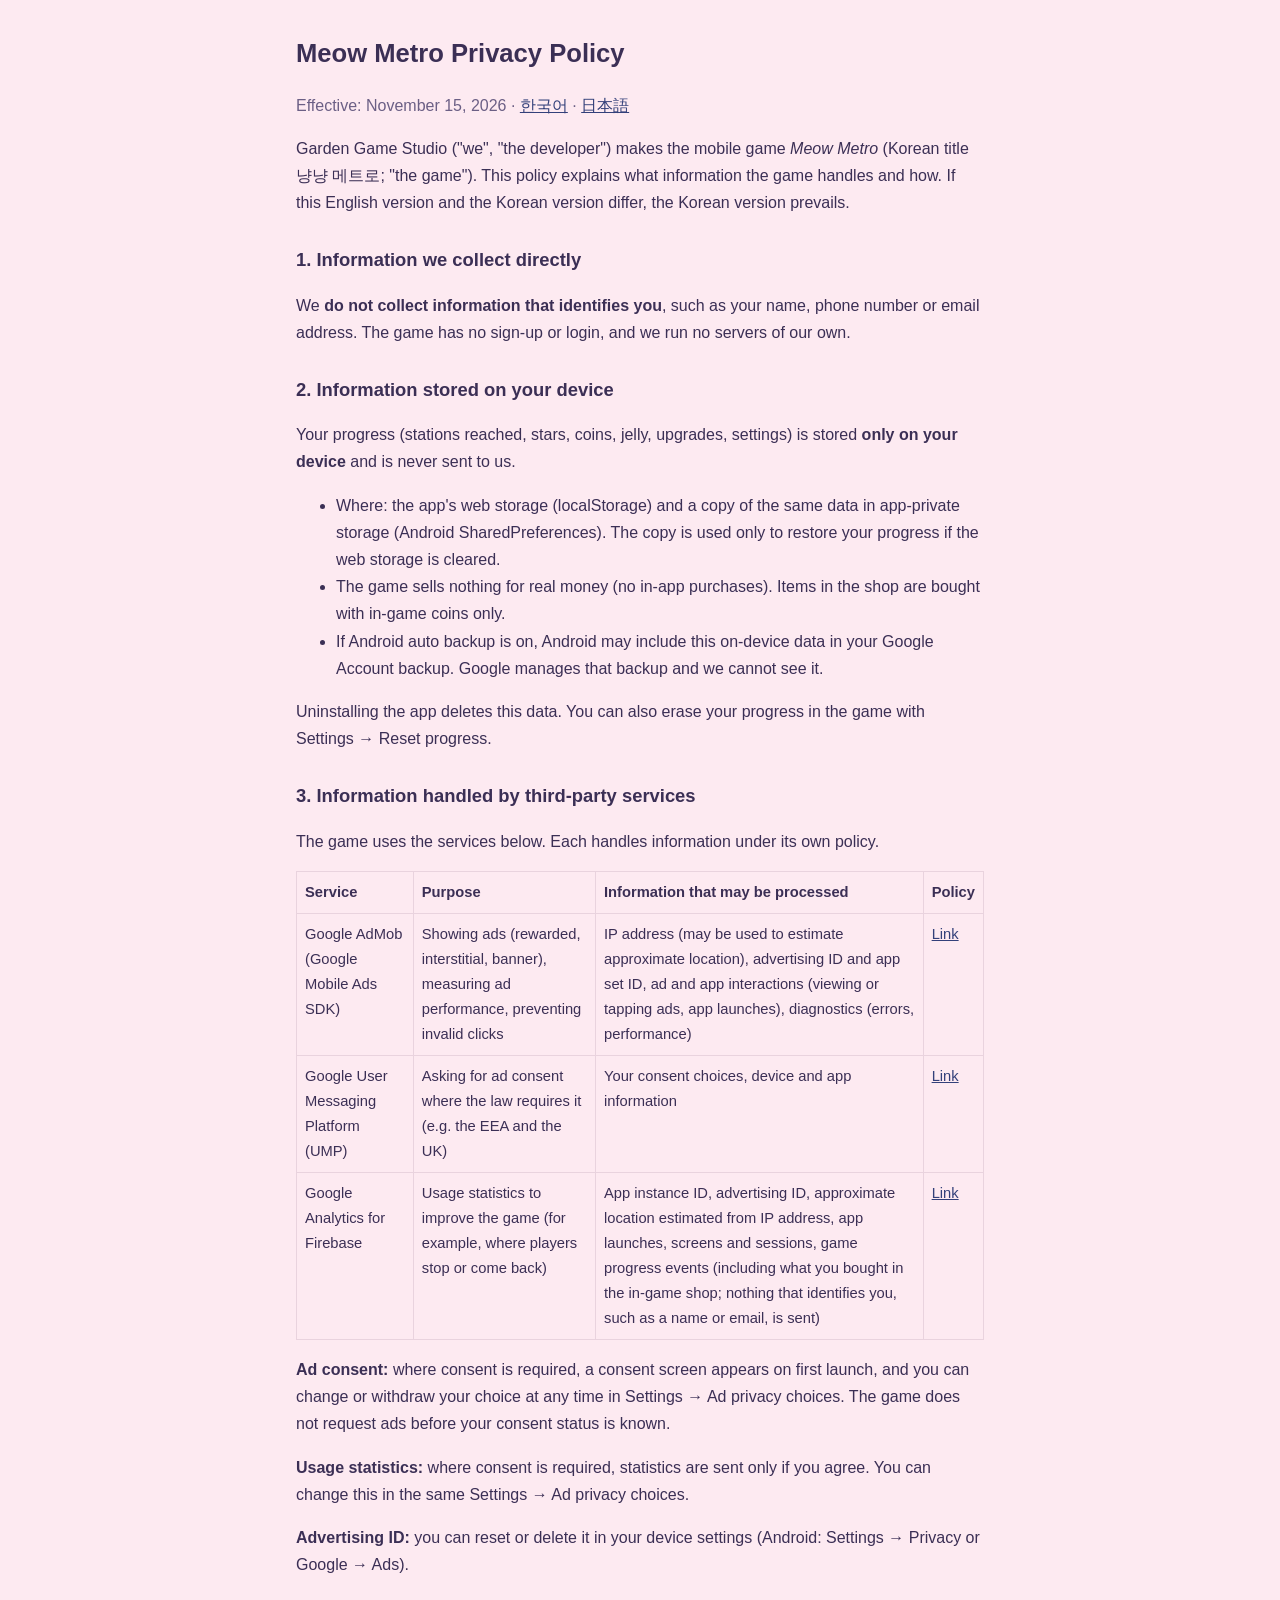
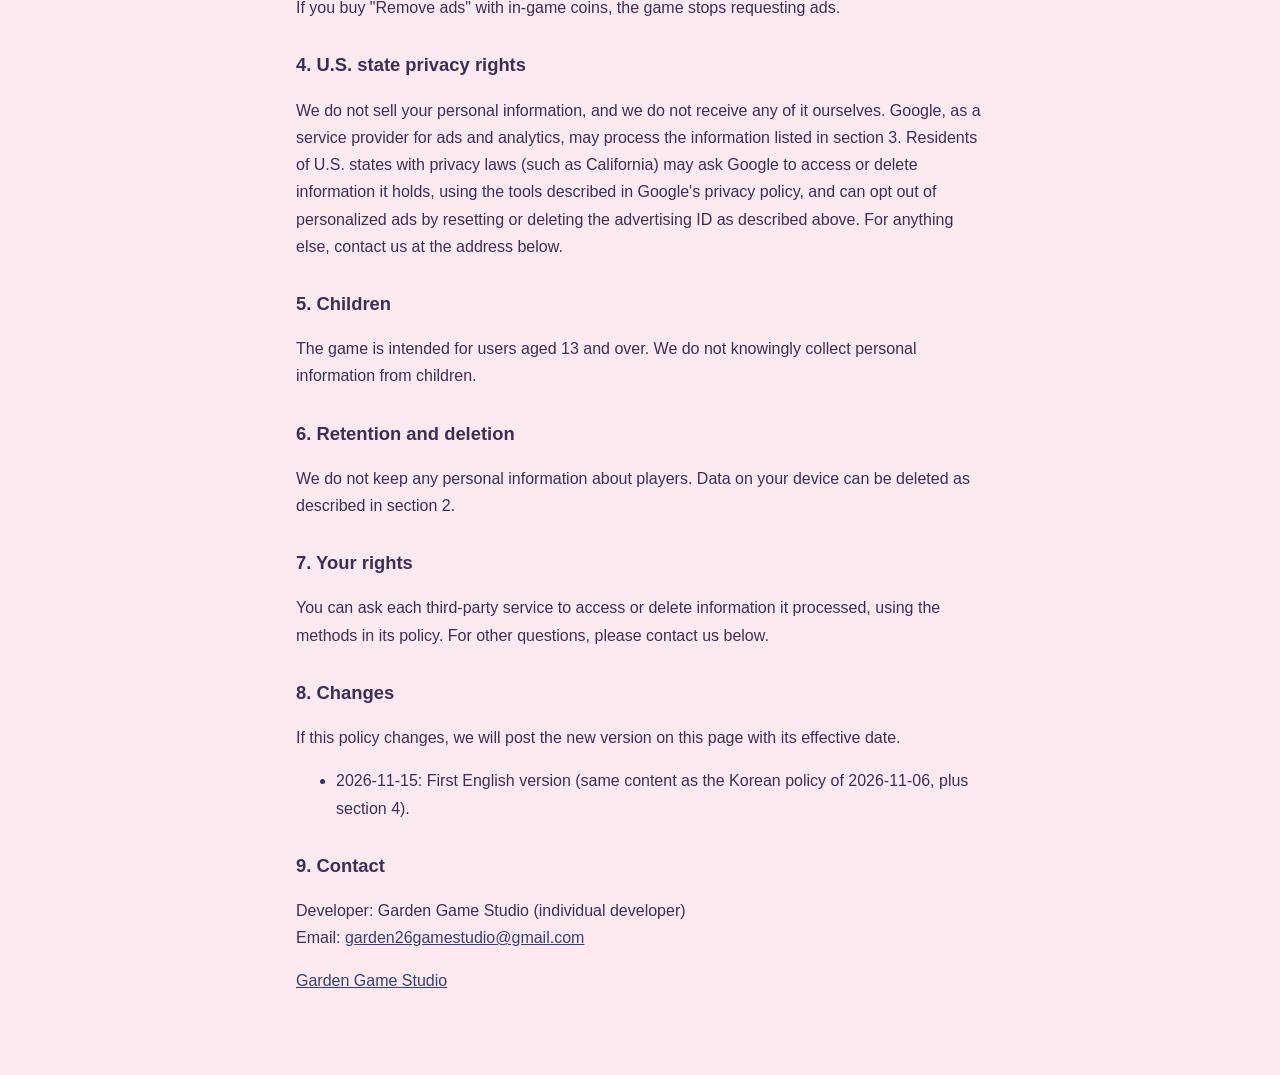
<file: meow-metro/privacy-en.html>
<!doctype html>
<html lang="en"><head><meta charset="utf-8"><meta name="viewport" content="width=device-width,initial-scale=1">
<title>Meow Metro Privacy Policy</title><link rel="stylesheet" href="../style.css"></head>
<body><main>
<h1>Meow Metro Privacy Policy</h1>
<p class="sub">Effective: November 15, 2026 · <a href="privacy.html">한국어</a> · <a href="privacy-ja.html">日本語</a></p>

<p>Garden Game Studio ("we", "the developer") makes the mobile game <em>Meow Metro</em> (Korean title 냥냥 메트로; "the game"). This policy explains what information the game handles and how. If this English version and the Korean version differ, the Korean version prevails.</p>

<h2>1. Information we collect directly</h2>
<p>We <strong>do not collect information that identifies you</strong>, such as your name, phone number or email address. The game has no sign-up or login, and we run no servers of our own.</p>

<h2>2. Information stored on your device</h2>
<p>Your progress (stations reached, stars, coins, jelly, upgrades, settings) is stored <strong>only on your device</strong> and is never sent to us.</p>
<ul>
<li>Where: the app's web storage (localStorage) and a copy of the same data in app-private storage (Android SharedPreferences). The copy is used only to restore your progress if the web storage is cleared.</li>
<li>The game sells nothing for real money (no in-app purchases). Items in the shop are bought with in-game coins only.</li>
<li>If Android auto backup is on, Android may include this on-device data in your Google Account backup. Google manages that backup and we cannot see it.</li>
</ul>
<p>Uninstalling the app deletes this data. You can also erase your progress in the game with Settings → Reset progress.</p>

<h2>3. Information handled by third-party services</h2>
<p>The game uses the services below. Each handles information under its own policy.</p>
<table>
<tr><th>Service</th><th>Purpose</th><th>Information that may be processed</th><th>Policy</th></tr>
<tr><td>Google AdMob (Google Mobile Ads SDK)</td><td>Showing ads (rewarded, interstitial, banner), measuring ad performance, preventing invalid clicks</td><td>IP address (may be used to estimate approximate location), advertising ID and app set ID, ad and app interactions (viewing or tapping ads, app launches), diagnostics (errors, performance)</td><td><a href="https://policies.google.com/privacy">Link</a></td></tr>
<tr><td>Google User Messaging Platform (UMP)</td><td>Asking for ad consent where the law requires it (e.g. the EEA and the UK)</td><td>Your consent choices, device and app information</td><td><a href="https://policies.google.com/privacy">Link</a></td></tr>
<tr><td>Google Analytics for Firebase</td><td>Usage statistics to improve the game (for example, where players stop or come back)</td><td>App instance ID, advertising ID, approximate location estimated from IP address, app launches, screens and sessions, game progress events (including what you bought in the in-game shop; nothing that identifies you, such as a name or email, is sent)</td><td><a href="https://policies.google.com/privacy">Link</a></td></tr>
</table>
<p><strong>Ad consent:</strong> where consent is required, a consent screen appears on first launch, and you can change or withdraw your choice at any time in Settings → Ad privacy choices. The game does not request ads before your consent status is known.</p>
<p><strong>Usage statistics:</strong> where consent is required, statistics are sent only if you agree. You can change this in the same Settings → Ad privacy choices.</p>
<p><strong>Advertising ID:</strong> you can reset or delete it in your device settings (Android: Settings → Privacy or Google → Ads).</p>
<p>If you buy "Remove ads" with in-game coins, the game stops requesting ads.</p>

<h2>4. U.S. state privacy rights</h2>
<p>We do not sell your personal information, and we do not receive any of it ourselves. Google, as a service provider for ads and analytics, may process the information listed in section 3. Residents of U.S. states with privacy laws (such as California) may ask Google to access or delete information it holds, using the tools described in Google's privacy policy, and can opt out of personalized ads by resetting or deleting the advertising ID as described above. For anything else, contact us at the address below.</p>

<h2>5. Children</h2>
<p>The game is intended for users aged 13 and over. We do not knowingly collect personal information from children.</p>

<h2>6. Retention and deletion</h2>
<p>We do not keep any personal information about players. Data on your device can be deleted as described in section 2.</p>

<h2>7. Your rights</h2>
<p>You can ask each third-party service to access or delete information it processed, using the methods in its policy. For other questions, please contact us below.</p>

<h2>8. Changes</h2>
<p>If this policy changes, we will post the new version on this page with its effective date.</p>
<ul><li>2026-11-15: First English version (same content as the Korean policy of 2026-11-06, plus section 4).</li></ul>

<h2>9. Contact</h2>
<p>Developer: Garden Game Studio (individual developer)<br>Email: <a href="mailto:garden26gamestudio@gmail.com">garden26gamestudio@gmail.com</a></p>
<p class="sub"><a href="../index.html">Garden Game Studio</a></p>
</main></body></html>
</file>
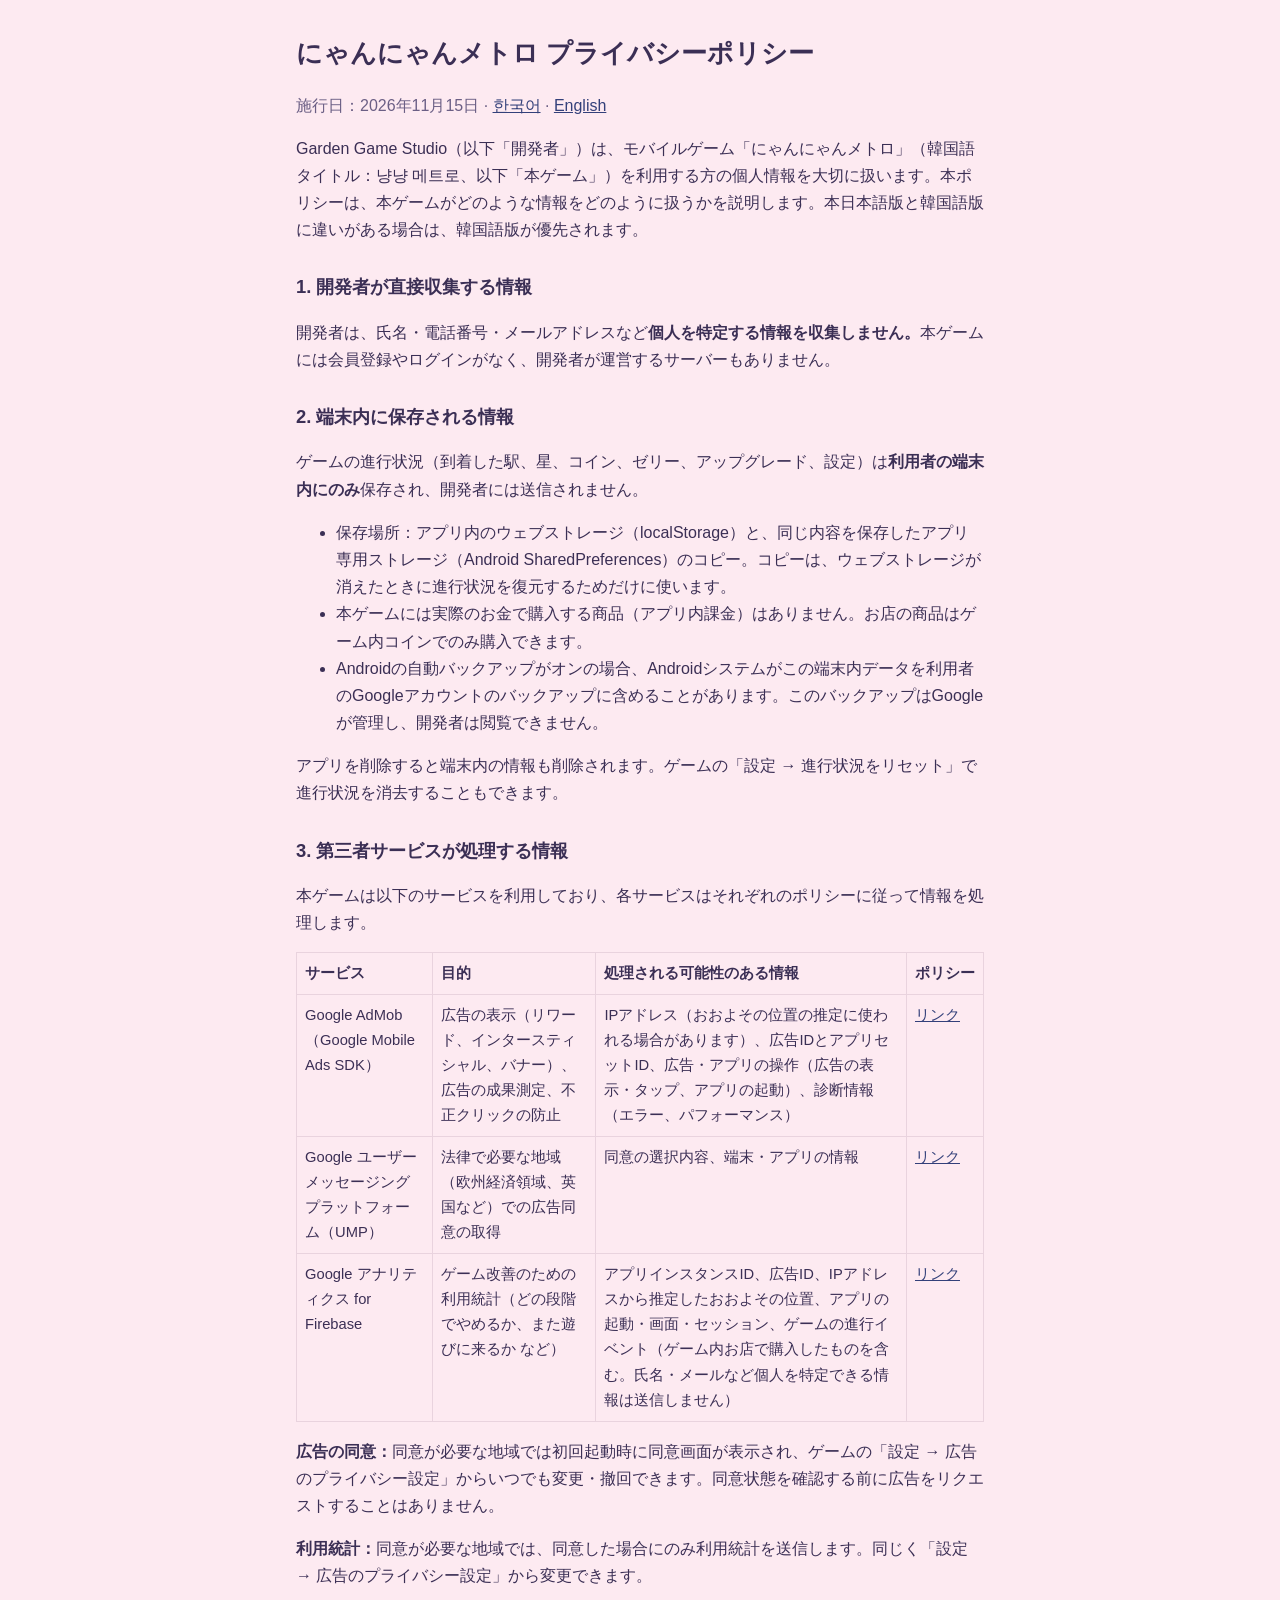
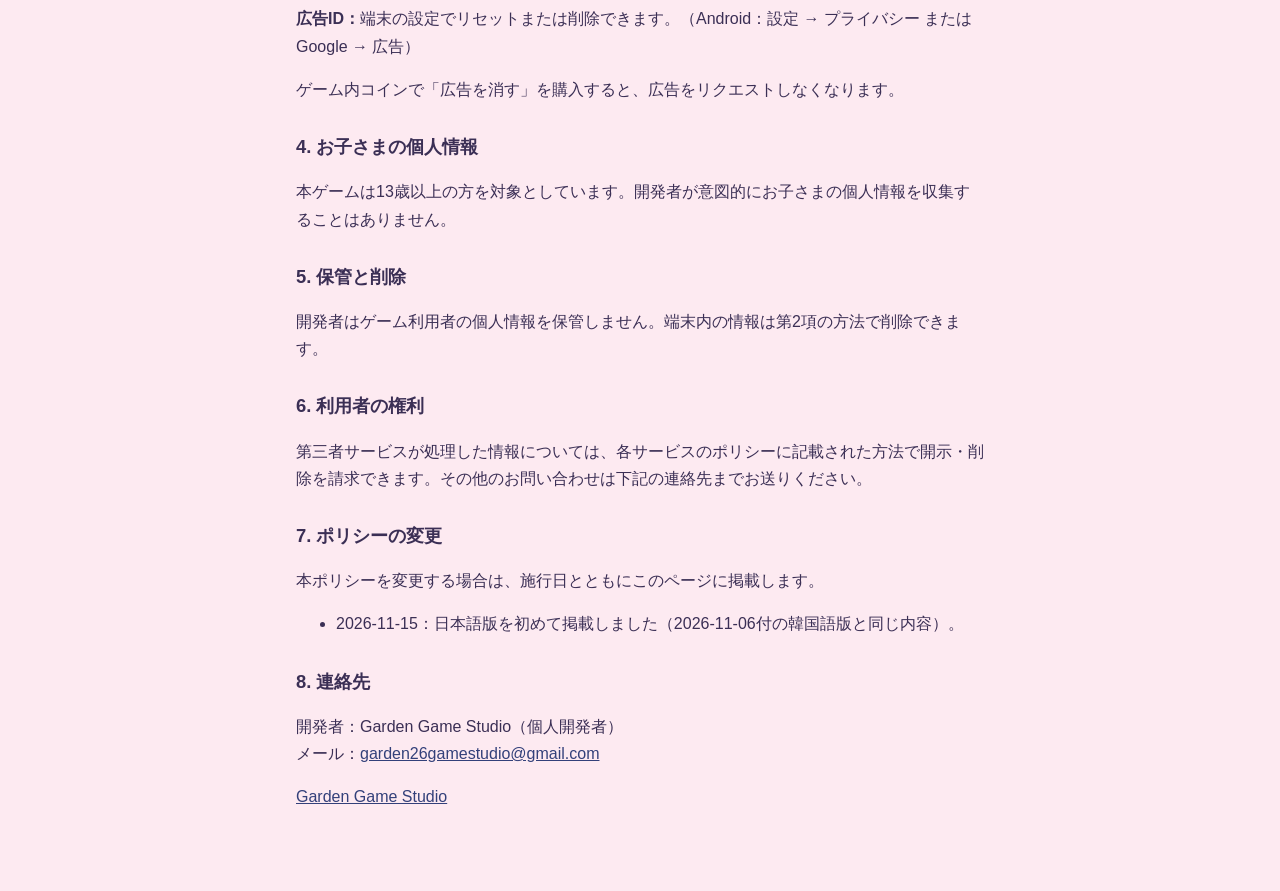
<file: meow-metro/privacy-ja.html>
<!doctype html>
<html lang="ja"><head><meta charset="utf-8"><meta name="viewport" content="width=device-width,initial-scale=1">
<title>にゃんにゃんメトロ プライバシーポリシー</title><link rel="stylesheet" href="../style.css"></head>
<body><main>
<h1>にゃんにゃんメトロ プライバシーポリシー</h1>
<p class="sub">施行日：2026年11月15日 · <a href="privacy.html">한국어</a> · <a href="privacy-en.html">English</a></p>

<p>Garden Game Studio（以下「開発者」）は、モバイルゲーム「にゃんにゃんメトロ」（韓国語タイトル：냥냥 메트로、以下「本ゲーム」）を利用する方の個人情報を大切に扱います。本ポリシーは、本ゲームがどのような情報をどのように扱うかを説明します。本日本語版と韓国語版に違いがある場合は、韓国語版が優先されます。</p>

<h2>1. 開発者が直接収集する情報</h2>
<p>開発者は、氏名・電話番号・メールアドレスなど<strong>個人を特定する情報を収集しません。</strong>本ゲームには会員登録やログインがなく、開発者が運営するサーバーもありません。</p>

<h2>2. 端末内に保存される情報</h2>
<p>ゲームの進行状況（到着した駅、星、コイン、ゼリー、アップグレード、設定）は<strong>利用者の端末内にのみ</strong>保存され、開発者には送信されません。</p>
<ul>
<li>保存場所：アプリ内のウェブストレージ（localStorage）と、同じ内容を保存したアプリ専用ストレージ（Android SharedPreferences）のコピー。コピーは、ウェブストレージが消えたときに進行状況を復元するためだけに使います。</li>
<li>本ゲームには実際のお金で購入する商品（アプリ内課金）はありません。お店の商品はゲーム内コインでのみ購入できます。</li>
<li>Androidの自動バックアップがオンの場合、Androidシステムがこの端末内データを利用者のGoogleアカウントのバックアップに含めることがあります。このバックアップはGoogleが管理し、開発者は閲覧できません。</li>
</ul>
<p>アプリを削除すると端末内の情報も削除されます。ゲームの「設定 → 進行状況をリセット」で進行状況を消去することもできます。</p>

<h2>3. 第三者サービスが処理する情報</h2>
<p>本ゲームは以下のサービスを利用しており、各サービスはそれぞれのポリシーに従って情報を処理します。</p>
<table>
<tr><th>サービス</th><th>目的</th><th>処理される可能性のある情報</th><th>ポリシー</th></tr>
<tr><td>Google AdMob（Google Mobile Ads SDK）</td><td>広告の表示（リワード、インタースティシャル、バナー）、広告の成果測定、不正クリックの防止</td><td>IPアドレス（おおよその位置の推定に使われる場合があります）、広告IDとアプリセットID、広告・アプリの操作（広告の表示・タップ、アプリの起動）、診断情報（エラー、パフォーマンス）</td><td><a href="https://policies.google.com/privacy?hl=ja">リンク</a></td></tr>
<tr><td>Google ユーザー メッセージング プラットフォーム（UMP）</td><td>法律で必要な地域（欧州経済領域、英国など）での広告同意の取得</td><td>同意の選択内容、端末・アプリの情報</td><td><a href="https://policies.google.com/privacy?hl=ja">リンク</a></td></tr>
<tr><td>Google アナリティクス for Firebase</td><td>ゲーム改善のための利用統計（どの段階でやめるか、また遊びに来るか など）</td><td>アプリインスタンスID、広告ID、IPアドレスから推定したおおよその位置、アプリの起動・画面・セッション、ゲームの進行イベント（ゲーム内お店で購入したものを含む。氏名・メールなど個人を特定できる情報は送信しません）</td><td><a href="https://policies.google.com/privacy?hl=ja">リンク</a></td></tr>
</table>
<p><strong>広告の同意：</strong>同意が必要な地域では初回起動時に同意画面が表示され、ゲームの「設定 → 広告のプライバシー設定」からいつでも変更・撤回できます。同意状態を確認する前に広告をリクエストすることはありません。</p>
<p><strong>利用統計：</strong>同意が必要な地域では、同意した場合にのみ利用統計を送信します。同じく「設定 → 広告のプライバシー設定」から変更できます。</p>
<p><strong>広告ID：</strong>端末の設定でリセットまたは削除できます。（Android：設定 → プライバシー または Google → 広告）</p>
<p>ゲーム内コインで「広告を消す」を購入すると、広告をリクエストしなくなります。</p>

<h2>4. お子さまの個人情報</h2>
<p>本ゲームは13歳以上の方を対象としています。開発者が意図的にお子さまの個人情報を収集することはありません。</p>

<h2>5. 保管と削除</h2>
<p>開発者はゲーム利用者の個人情報を保管しません。端末内の情報は第2項の方法で削除できます。</p>

<h2>6. 利用者の権利</h2>
<p>第三者サービスが処理した情報については、各サービスのポリシーに記載された方法で開示・削除を請求できます。その他のお問い合わせは下記の連絡先までお送りください。</p>

<h2>7. ポリシーの変更</h2>
<p>本ポリシーを変更する場合は、施行日とともにこのページに掲載します。</p>
<ul><li>2026-11-15：日本語版を初めて掲載しました（2026-11-06付の韓国語版と同じ内容）。</li></ul>

<h2>8. 連絡先</h2>
<p>開発者：Garden Game Studio（個人開発者）<br>メール：<a href="mailto:garden26gamestudio@gmail.com">garden26gamestudio@gmail.com</a></p>
<p class="sub"><a href="../index.html">Garden Game Studio</a></p>
</main></body></html>
</file>
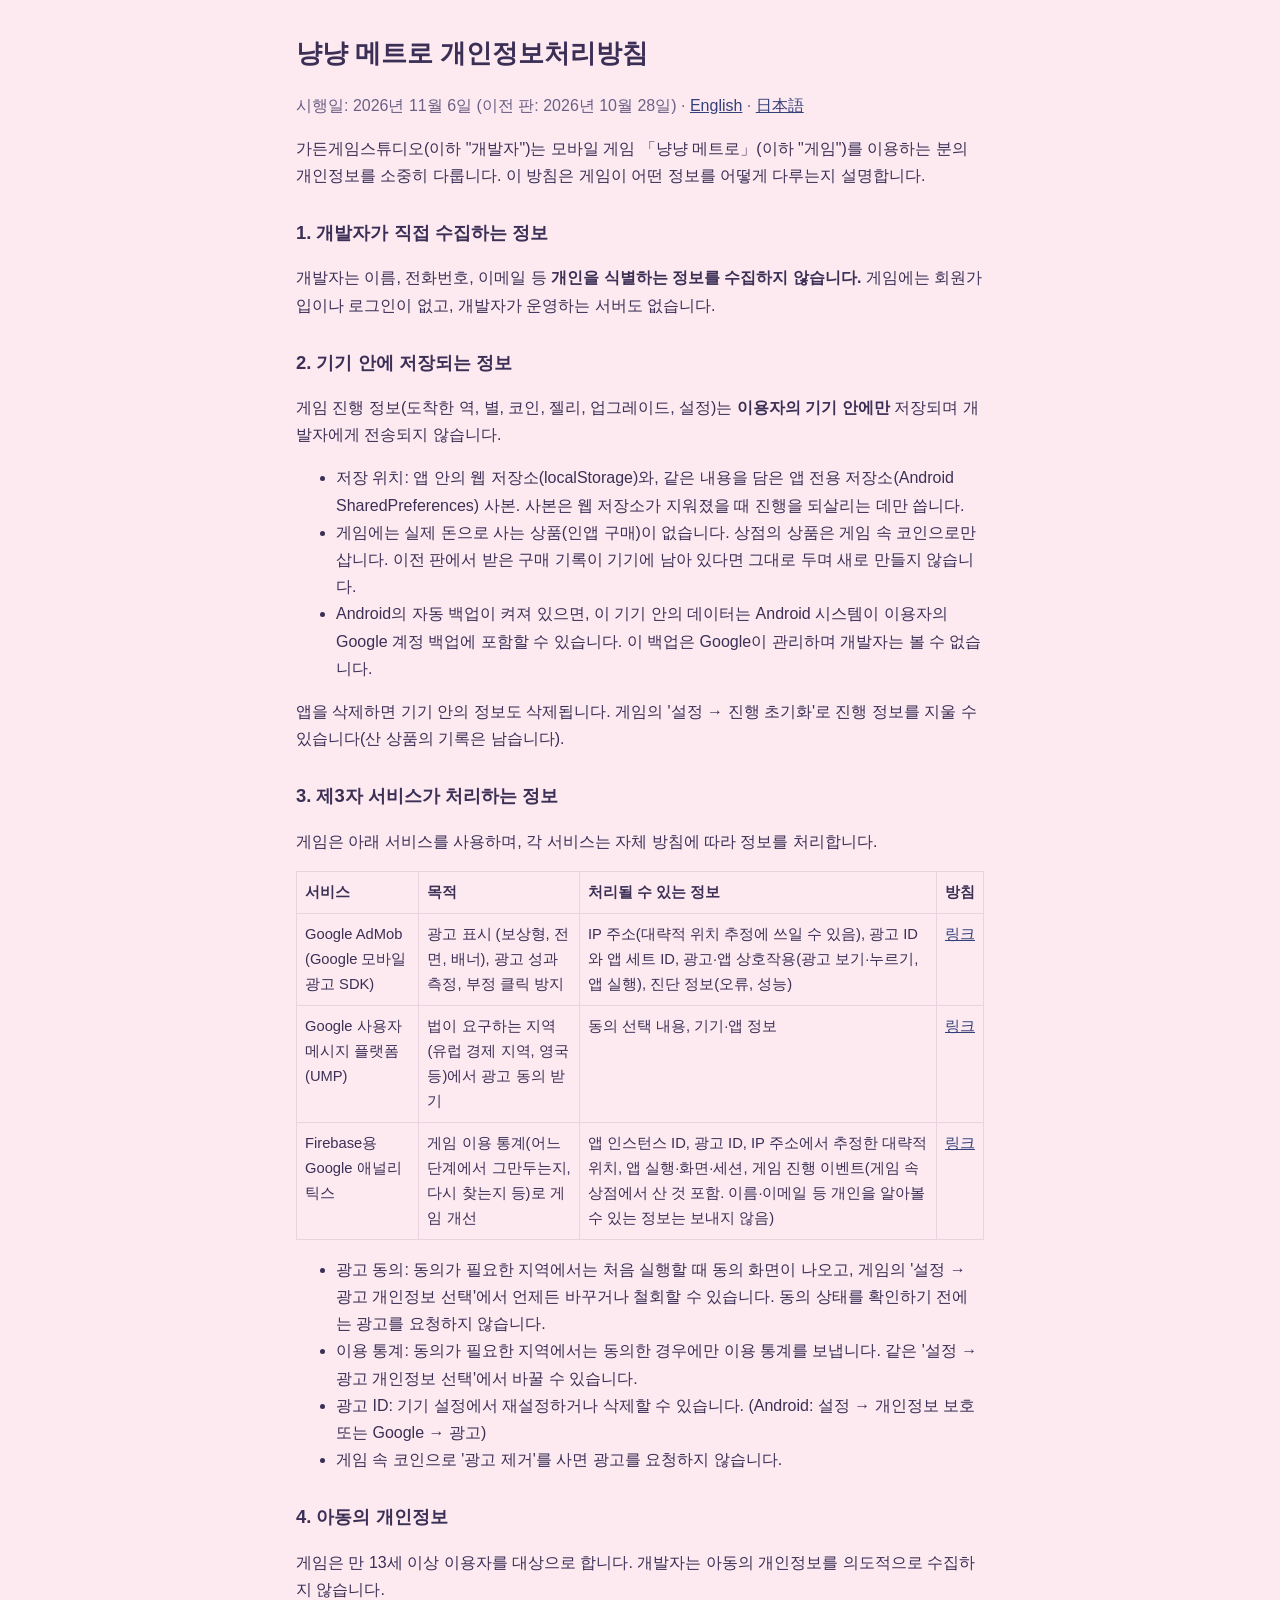
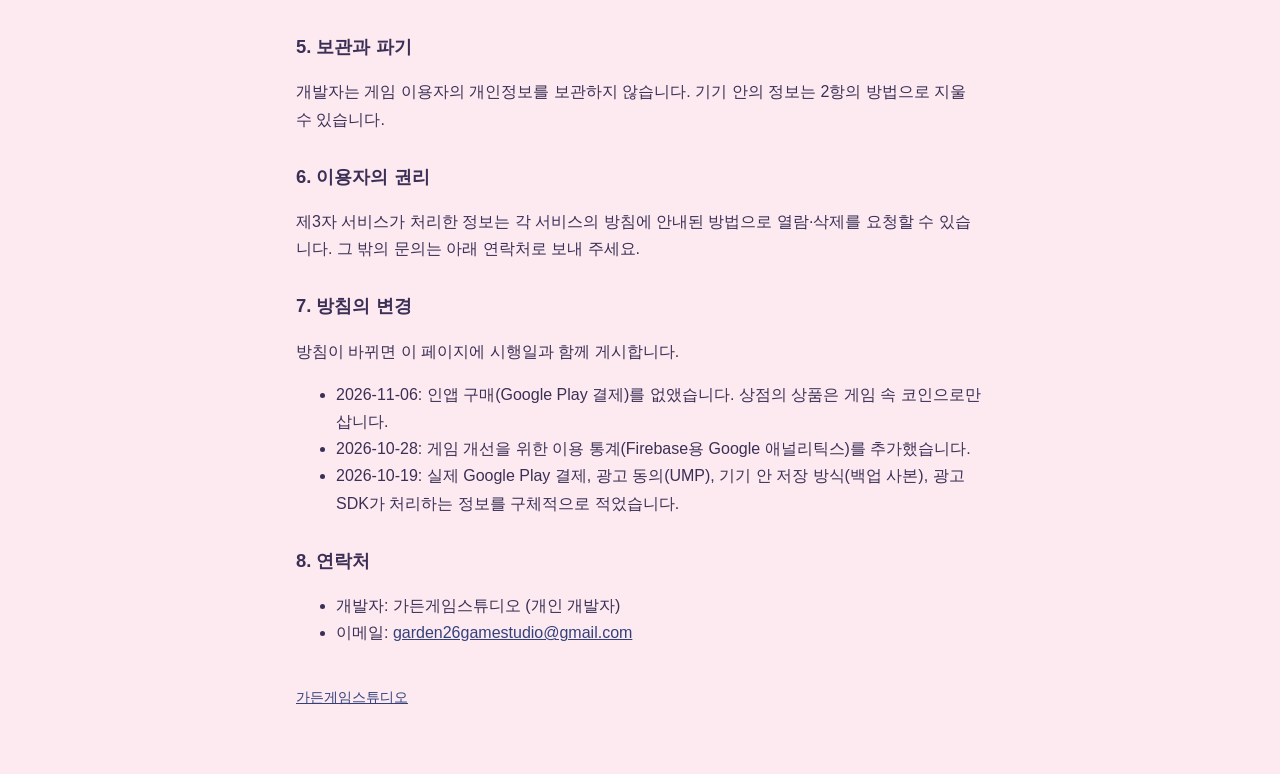
<file: meow-metro/privacy.html>
<!doctype html>
<html lang="ko"><head><meta charset="utf-8"><meta name="viewport" content="width=device-width,initial-scale=1">
<title>냥냥 메트로 개인정보처리방침</title><link rel="stylesheet" href="../style.css"></head>
<body><main>
<h1>냥냥 메트로 개인정보처리방침</h1>
<p class="sub">시행일: 2026년 11월 6일 (이전 판: 2026년 10월 28일) · <a href="privacy-en.html">English</a> · <a href="privacy-ja.html">日本語</a></p>

<p>가든게임스튜디오(이하 "개발자")는 모바일 게임 「냥냥 메트로」(이하 "게임")를 이용하는 분의 개인정보를 소중히 다룹니다. 이 방침은 게임이 어떤 정보를 어떻게 다루는지 설명합니다.</p>

<h2>1. 개발자가 직접 수집하는 정보</h2>
<p>개발자는 이름, 전화번호, 이메일 등 <strong>개인을 식별하는 정보를 수집하지 않습니다.</strong> 게임에는 회원가입이나 로그인이 없고, 개발자가 운영하는 서버도 없습니다.</p>

<h2>2. 기기 안에 저장되는 정보</h2>
<p>게임 진행 정보(도착한 역, 별, 코인, 젤리, 업그레이드, 설정)는 <strong>이용자의 기기 안에만</strong> 저장되며 개발자에게 전송되지 않습니다.</p>
<ul>
<li>저장 위치: 앱 안의 웹 저장소(localStorage)와, 같은 내용을 담은 앱 전용 저장소(Android SharedPreferences) 사본. 사본은 웹 저장소가 지워졌을 때 진행을 되살리는 데만 씁니다.</li>
<li>게임에는 실제 돈으로 사는 상품(인앱 구매)이 없습니다. 상점의 상품은 게임 속 코인으로만 삽니다. 이전 판에서 받은 구매 기록이 기기에 남아 있다면 그대로 두며 새로 만들지 않습니다.</li>
<li>Android의 자동 백업이 켜져 있으면, 이 기기 안의 데이터는 Android 시스템이 이용자의 Google 계정 백업에 포함할 수 있습니다. 이 백업은 Google이 관리하며 개발자는 볼 수 없습니다.</li>
</ul>
<p>앱을 삭제하면 기기 안의 정보도 삭제됩니다. 게임의 '설정 → 진행 초기화'로 진행 정보를 지울 수 있습니다(산 상품의 기록은 남습니다).</p>

<h2>3. 제3자 서비스가 처리하는 정보</h2>
<p>게임은 아래 서비스를 사용하며, 각 서비스는 자체 방침에 따라 정보를 처리합니다.</p>
<table>
<tr><th>서비스</th><th>목적</th><th>처리될 수 있는 정보</th><th>방침</th></tr>
<tr><td>Google AdMob<br>(Google 모바일 광고 SDK)</td><td>광고 표시 (보상형, 전면, 배너), 광고 성과 측정, 부정 클릭 방지</td><td>IP 주소(대략적 위치 추정에 쓰일 수 있음), 광고 ID와 앱 세트 ID, 광고·앱 상호작용(광고 보기·누르기, 앱 실행), 진단 정보(오류, 성능)</td><td><a href="https://policies.google.com/privacy">링크</a></td></tr>
<tr><td>Google 사용자 메시지 플랫폼(UMP)</td><td>법이 요구하는 지역(유럽 경제 지역, 영국 등)에서 광고 동의 받기</td><td>동의 선택 내용, 기기·앱 정보</td><td><a href="https://policies.google.com/privacy">링크</a></td></tr>
<tr><td>Firebase용 Google 애널리틱스</td><td>게임 이용 통계(어느 단계에서 그만두는지, 다시 찾는지 등)로 게임 개선</td><td>앱 인스턴스 ID, 광고 ID, IP 주소에서 추정한 대략적 위치, 앱 실행·화면·세션, 게임 진행 이벤트(게임 속 상점에서 산 것 포함. 이름·이메일 등 개인을 알아볼 수 있는 정보는 보내지 않음)</td><td><a href="https://policies.google.com/privacy">링크</a></td></tr>
</table>
<ul>
<li>광고 동의: 동의가 필요한 지역에서는 처음 실행할 때 동의 화면이 나오고, 게임의 '설정 → 광고 개인정보 선택'에서 언제든 바꾸거나 철회할 수 있습니다. 동의 상태를 확인하기 전에는 광고를 요청하지 않습니다.</li>
<li>이용 통계: 동의가 필요한 지역에서는 동의한 경우에만 이용 통계를 보냅니다. 같은 '설정 → 광고 개인정보 선택'에서 바꿀 수 있습니다.</li>
<li>광고 ID: 기기 설정에서 재설정하거나 삭제할 수 있습니다. (Android: 설정 → 개인정보 보호 또는 Google → 광고)</li>
<li>게임 속 코인으로 '광고 제거'를 사면 광고를 요청하지 않습니다.</li>
</ul>

<h2>4. 아동의 개인정보</h2>
<p>게임은 만 13세 이상 이용자를 대상으로 합니다. 개발자는 아동의 개인정보를 의도적으로 수집하지 않습니다.</p>

<h2>5. 보관과 파기</h2>
<p>개발자는 게임 이용자의 개인정보를 보관하지 않습니다. 기기 안의 정보는 2항의 방법으로 지울 수 있습니다.</p>

<h2>6. 이용자의 권리</h2>
<p>제3자 서비스가 처리한 정보는 각 서비스의 방침에 안내된 방법으로 열람·삭제를 요청할 수 있습니다. 그 밖의 문의는 아래 연락처로 보내 주세요.</p>

<h2>7. 방침의 변경</h2>
<p>방침이 바뀌면 이 페이지에 시행일과 함께 게시합니다.</p>
<ul><li>2026-11-06: 인앱 구매(Google Play 결제)를 없앴습니다. 상점의 상품은 게임 속 코인으로만 삽니다.</li><li>2026-10-28: 게임 개선을 위한 이용 통계(Firebase용 Google 애널리틱스)를 추가했습니다.</li><li>2026-10-19: 실제 Google Play 결제, 광고 동의(UMP), 기기 안 저장 방식(백업 사본), 광고 SDK가 처리하는 정보를 구체적으로 적었습니다.</li></ul>

<h2>8. 연락처</h2>
<ul><li>개발자: 가든게임스튜디오 (개인 개발자)</li>
<li>이메일: <a href="mailto:garden26gamestudio@gmail.com">garden26gamestudio@gmail.com</a></li></ul>
<footer><a href="../index.html">가든게임스튜디오</a></footer>
</main></body></html>
</file>
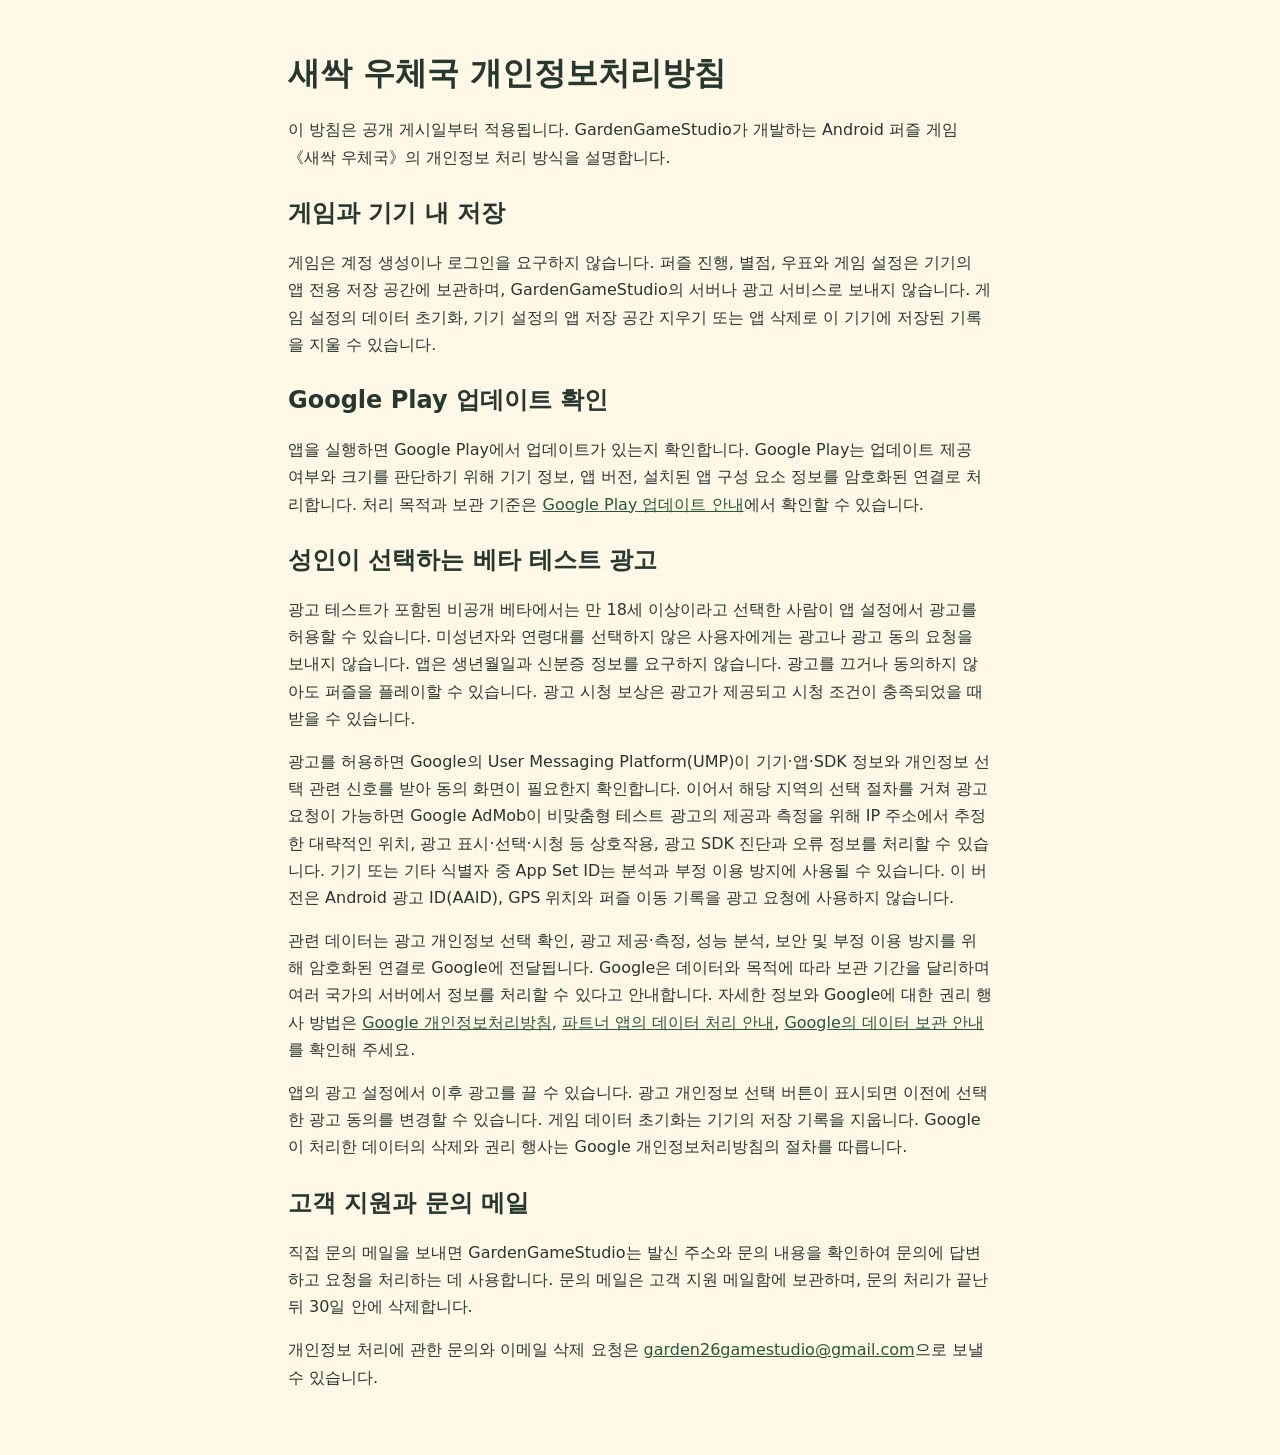
<file: sprout-post-office/privacy.html>
<!doctype html>
<html lang="ko">
<head>
<meta charset="utf-8">
<meta name="viewport" content="width=device-width, initial-scale=1">
<title>새싹 우체국 개인정보처리방침</title>
<style>
body{background:#fff8e7;color:#27382f;font:1rem/1.7 system-ui,sans-serif;margin:0}
main{max-width:44rem;margin:auto;padding:2rem 1.25rem 3rem}
h1,h2{line-height:1.3}
h2{margin-top:1.7rem}
a{color:#27583c;overflow-wrap:anywhere}
</style>
</head>
<body>
<main>
<h1>새싹 우체국 개인정보처리방침</h1>
<p>이 방침은 공개 게시일부터 적용됩니다. GardenGameStudio가 개발하는 Android 퍼즐 게임 《새싹 우체국》의 개인정보 처리 방식을 설명합니다.</p>
<h2>게임과 기기 내 저장</h2>
<p>게임은 계정 생성이나 로그인을 요구하지 않습니다. 퍼즐 진행, 별점, 우표와 게임 설정은 기기의 앱 전용 저장 공간에 보관하며, GardenGameStudio의 서버나 광고 서비스로 보내지 않습니다. 게임 설정의 데이터 초기화, 기기 설정의 앱 저장 공간 지우기 또는 앱 삭제로 이 기기에 저장된 기록을 지울 수 있습니다.</p>
<h2>Google Play 업데이트 확인</h2>
<p>앱을 실행하면 Google Play에서 업데이트가 있는지 확인합니다. Google Play는 업데이트 제공 여부와 크기를 판단하기 위해 기기 정보, 앱 버전, 설치된 앱 구성 요소 정보를 암호화된 연결로 처리합니다. 처리 목적과 보관 기준은 <a href="https://developer.android.com/guide/playcore/in-app-updates#data-safety">Google Play 업데이트 안내</a>에서 확인할 수 있습니다.</p>
<h2>성인이 선택하는 베타 테스트 광고</h2>
<p>광고 테스트가 포함된 비공개 베타에서는 만 18세 이상이라고 선택한 사람이 앱 설정에서 광고를 허용할 수 있습니다. 미성년자와 연령대를 선택하지 않은 사용자에게는 광고나 광고 동의 요청을 보내지 않습니다. 앱은 생년월일과 신분증 정보를 요구하지 않습니다. 광고를 끄거나 동의하지 않아도 퍼즐을 플레이할 수 있습니다. 광고 시청 보상은 광고가 제공되고 시청 조건이 충족되었을 때 받을 수 있습니다.</p>
<p>광고를 허용하면 Google의 User Messaging Platform(UMP)이 기기·앱·SDK 정보와 개인정보 선택 관련 신호를 받아 동의 화면이 필요한지 확인합니다. 이어서 해당 지역의 선택 절차를 거쳐 광고 요청이 가능하면 Google AdMob이 비맞춤형 테스트 광고의 제공과 측정을 위해 IP 주소에서 추정한 대략적인 위치, 광고 표시·선택·시청 등 상호작용, 광고 SDK 진단과 오류 정보를 처리할 수 있습니다. 기기 또는 기타 식별자 중 App Set ID는 분석과 부정 이용 방지에 사용될 수 있습니다. 이 버전은 Android 광고 ID(AAID), GPS 위치와 퍼즐 이동 기록을 광고 요청에 사용하지 않습니다.</p>
<p>관련 데이터는 광고 개인정보 선택 확인, 광고 제공·측정, 성능 분석, 보안 및 부정 이용 방지를 위해 암호화된 연결로 Google에 전달됩니다. Google은 데이터와 목적에 따라 보관 기간을 달리하며 여러 국가의 서버에서 정보를 처리할 수 있다고 안내합니다. 자세한 정보와 Google에 대한 권리 행사 방법은 <a href="https://policies.google.com/privacy?hl=ko">Google 개인정보처리방침</a>, <a href="https://policies.google.com/technologies/partner-sites?hl=ko">파트너 앱의 데이터 처리 안내</a>, <a href="https://policies.google.com/technologies/retention?hl=ko">Google의 데이터 보관 안내</a>를 확인해 주세요.</p>
<p>앱의 광고 설정에서 이후 광고를 끌 수 있습니다. 광고 개인정보 선택 버튼이 표시되면 이전에 선택한 광고 동의를 변경할 수 있습니다. 게임 데이터 초기화는 기기의 저장 기록을 지웁니다. Google이 처리한 데이터의 삭제와 권리 행사는 Google 개인정보처리방침의 절차를 따릅니다.</p>
<h2>고객 지원과 문의 메일</h2>
<p>직접 문의 메일을 보내면 GardenGameStudio는 발신 주소와 문의 내용을 확인하여 문의에 답변하고 요청을 처리하는 데 사용합니다. 문의 메일은 고객 지원 메일함에 보관하며, 문의 처리가 끝난 뒤 30일 안에 삭제합니다.</p>
<p>개인정보 처리에 관한 문의와 이메일 삭제 요청은 <a href="mailto:garden26gamestudio@gmail.com">garden26gamestudio@gmail.com</a>으로 보낼 수 있습니다.</p>
</main>
</body>
</html>
</file>
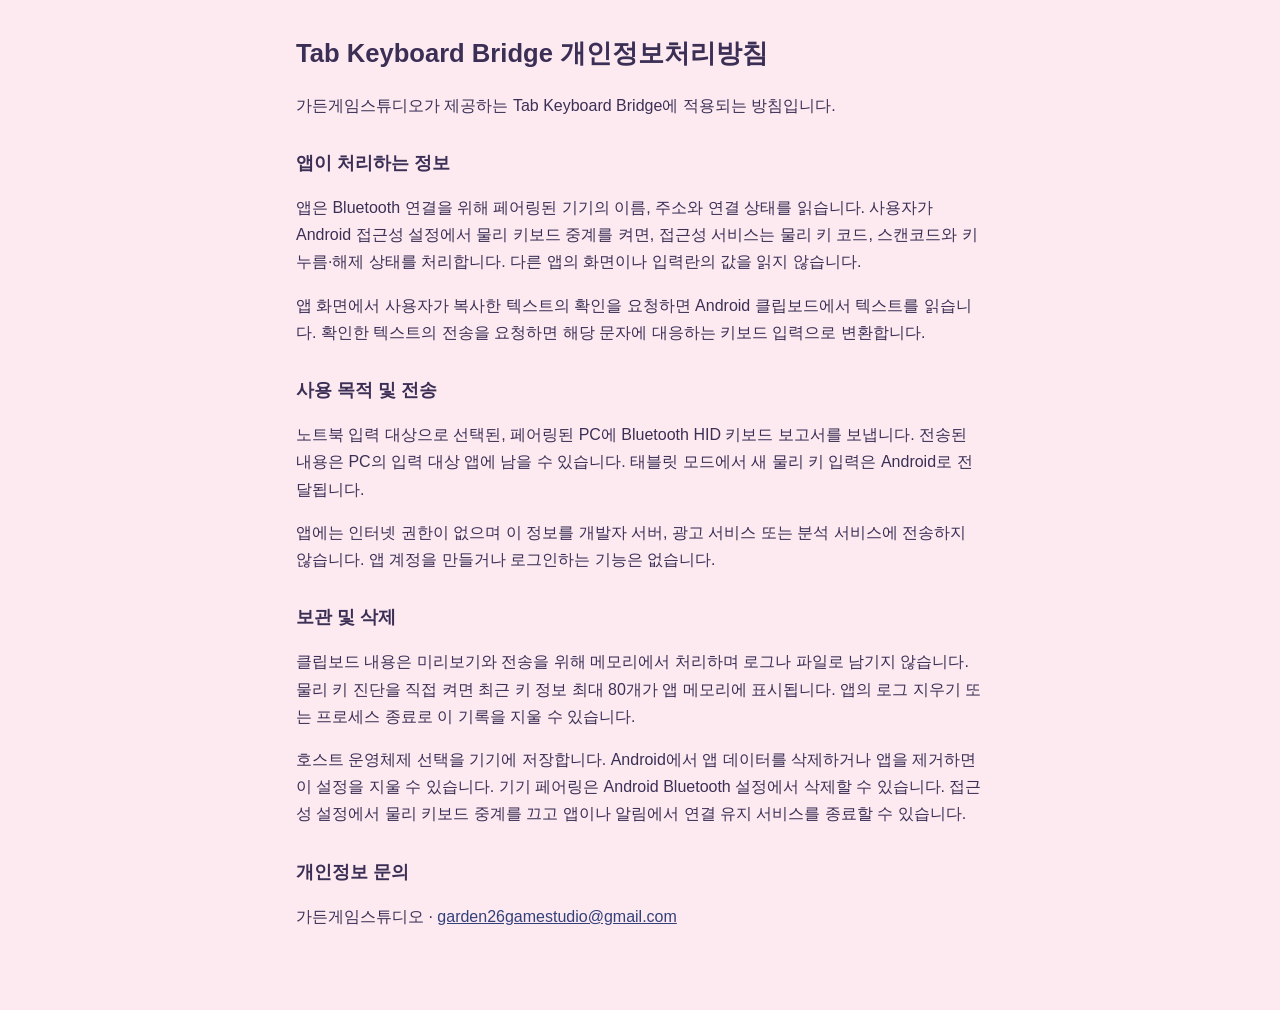
<file: tab-keyboard-bridge/privacy.html>
<!doctype html>
<html lang="ko">
<head>
  <meta charset="utf-8">
  <meta name="viewport" content="width=device-width, initial-scale=1">
  <title>Tab Keyboard Bridge 개인정보처리방침</title>
  <link rel="stylesheet" href="../style.css">
</head>
<body>
<main>
  <h1>Tab Keyboard Bridge 개인정보처리방침</h1>
  <p>가든게임스튜디오가 제공하는 Tab Keyboard Bridge에 적용되는 방침입니다.</p>

  <h2>앱이 처리하는 정보</h2>
  <p>앱은 Bluetooth 연결을 위해 페어링된 기기의 이름, 주소와 연결 상태를 읽습니다. 사용자가 Android 접근성 설정에서 물리 키보드 중계를 켜면, 접근성 서비스는 물리 키 코드, 스캔코드와 키 누름·해제 상태를 처리합니다. 다른 앱의 화면이나 입력란의 값을 읽지 않습니다.</p>
  <p>앱 화면에서 사용자가 복사한 텍스트의 확인을 요청하면 Android 클립보드에서 텍스트를 읽습니다. 확인한 텍스트의 전송을 요청하면 해당 문자에 대응하는 키보드 입력으로 변환합니다.</p>

  <h2>사용 목적 및 전송</h2>
  <p>노트북 입력 대상으로 선택된, 페어링된 PC에 Bluetooth HID 키보드 보고서를 보냅니다. 전송된 내용은 PC의 입력 대상 앱에 남을 수 있습니다. 태블릿 모드에서 새 물리 키 입력은 Android로 전달됩니다.</p>
  <p>앱에는 인터넷 권한이 없으며 이 정보를 개발자 서버, 광고 서비스 또는 분석 서비스에 전송하지 않습니다. 앱 계정을 만들거나 로그인하는 기능은 없습니다.</p>

  <h2>보관 및 삭제</h2>
  <p>클립보드 내용은 미리보기와 전송을 위해 메모리에서 처리하며 로그나 파일로 남기지 않습니다. 물리 키 진단을 직접 켜면 최근 키 정보 최대 80개가 앱 메모리에 표시됩니다. 앱의 로그 지우기 또는 프로세스 종료로 이 기록을 지울 수 있습니다.</p>
  <p>호스트 운영체제 선택을 기기에 저장합니다. Android에서 앱 데이터를 삭제하거나 앱을 제거하면 이 설정을 지울 수 있습니다. 기기 페어링은 Android Bluetooth 설정에서 삭제할 수 있습니다. 접근성 설정에서 물리 키보드 중계를 끄고 앱이나 알림에서 연결 유지 서비스를 종료할 수 있습니다.</p>

  <h2>개인정보 문의</h2>
  <p>가든게임스튜디오 · <a href="mailto:garden26gamestudio@gmail.com">garden26gamestudio@gmail.com</a></p>
</main>
</body>
</html>
</file>
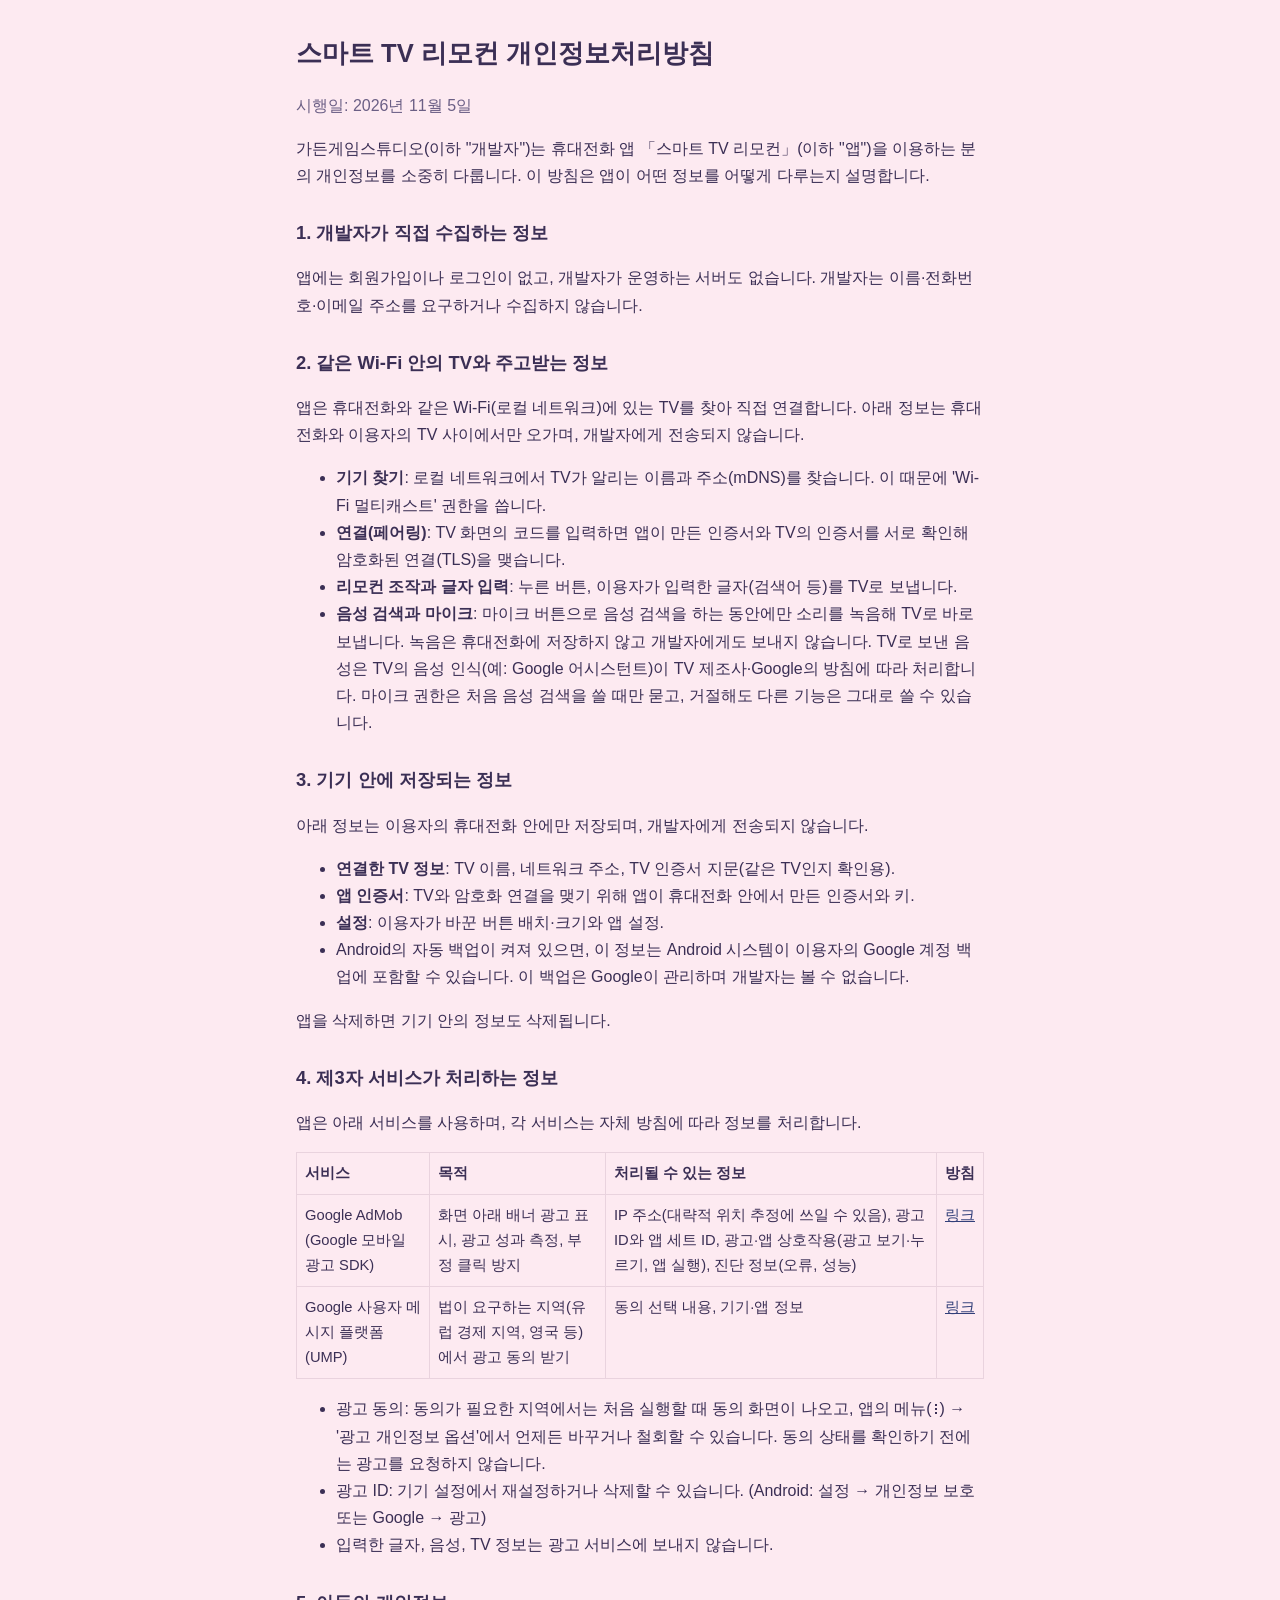
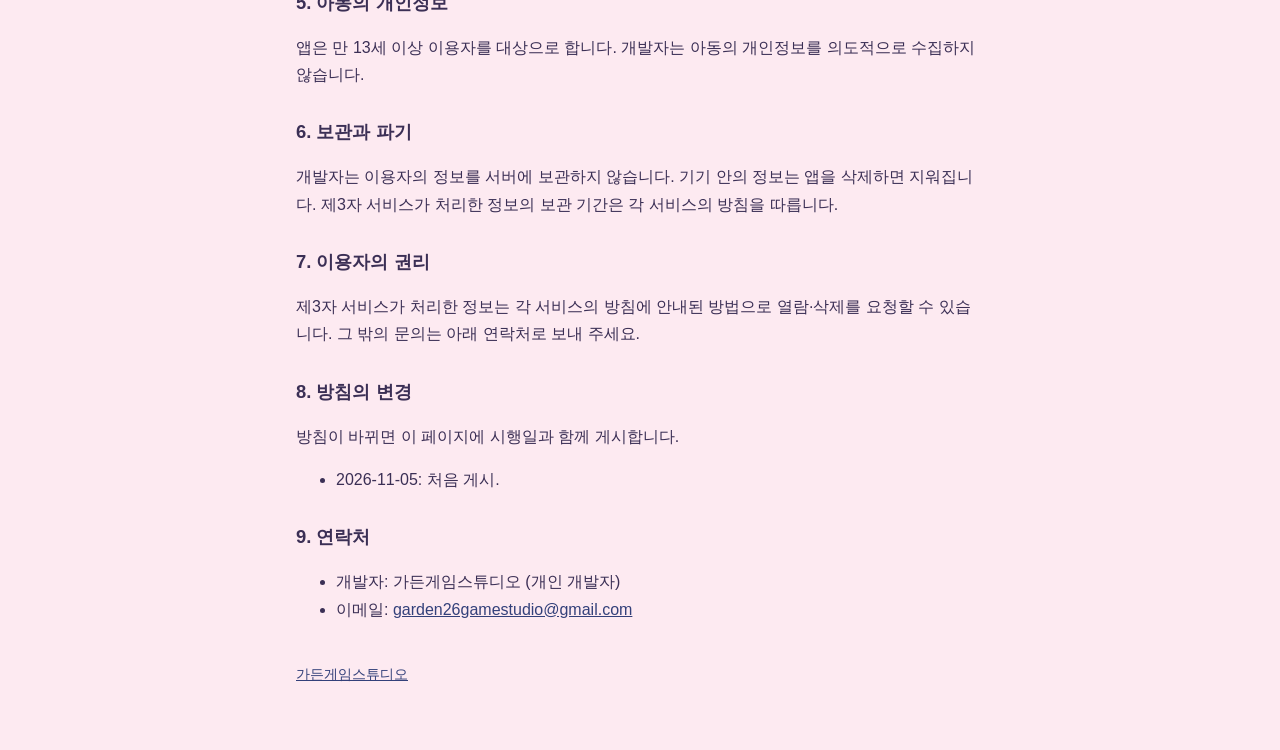
<file: tv-remote/privacy.html>
<!doctype html>
<html lang="ko"><head><meta charset="utf-8"><meta name="viewport" content="width=device-width,initial-scale=1">
<title>스마트 TV 리모컨 개인정보처리방침</title><link rel="stylesheet" href="../style.css"></head>
<body><main>
<h1>스마트 TV 리모컨 개인정보처리방침</h1>
<p class="sub">시행일: 2026년 11월 5일</p>

<p>가든게임스튜디오(이하 "개발자")는 휴대전화 앱 「스마트 TV 리모컨」(이하 "앱")을 이용하는 분의 개인정보를 소중히 다룹니다. 이 방침은 앱이 어떤 정보를 어떻게 다루는지 설명합니다.</p>

<h2>1. 개발자가 직접 수집하는 정보</h2>
<p>앱에는 회원가입이나 로그인이 없고, 개발자가 운영하는 서버도 없습니다. 개발자는 이름·전화번호·이메일 주소를 요구하거나 수집하지 않습니다.</p>

<h2>2. 같은 Wi-Fi 안의 TV와 주고받는 정보</h2>
<p>앱은 휴대전화와 같은 Wi-Fi(로컬 네트워크)에 있는 TV를 찾아 직접 연결합니다. 아래 정보는 휴대전화와 이용자의 TV 사이에서만 오가며, 개발자에게 전송되지 않습니다.</p>
<ul>
<li><strong>기기 찾기</strong>: 로컬 네트워크에서 TV가 알리는 이름과 주소(mDNS)를 찾습니다. 이 때문에 'Wi-Fi 멀티캐스트' 권한을 씁니다.</li>
<li><strong>연결(페어링)</strong>: TV 화면의 코드를 입력하면 앱이 만든 인증서와 TV의 인증서를 서로 확인해 암호화된 연결(TLS)을 맺습니다.</li>
<li><strong>리모컨 조작과 글자 입력</strong>: 누른 버튼, 이용자가 입력한 글자(검색어 등)를 TV로 보냅니다.</li>
<li><strong>음성 검색과 마이크</strong>: 마이크 버튼으로 음성 검색을 하는 동안에만 소리를 녹음해 TV로 바로 보냅니다. 녹음은 휴대전화에 저장하지 않고 개발자에게도 보내지 않습니다. TV로 보낸 음성은 TV의 음성 인식(예: Google 어시스턴트)이 TV 제조사·Google의 방침에 따라 처리합니다. 마이크 권한은 처음 음성 검색을 쓸 때만 묻고, 거절해도 다른 기능은 그대로 쓸 수 있습니다.</li>
</ul>

<h2>3. 기기 안에 저장되는 정보</h2>
<p>아래 정보는 이용자의 휴대전화 안에만 저장되며, 개발자에게 전송되지 않습니다.</p>
<ul>
<li><strong>연결한 TV 정보</strong>: TV 이름, 네트워크 주소, TV 인증서 지문(같은 TV인지 확인용).</li>
<li><strong>앱 인증서</strong>: TV와 암호화 연결을 맺기 위해 앱이 휴대전화 안에서 만든 인증서와 키.</li>
<li><strong>설정</strong>: 이용자가 바꾼 버튼 배치·크기와 앱 설정.</li>
<li>Android의 자동 백업이 켜져 있으면, 이 정보는 Android 시스템이 이용자의 Google 계정 백업에 포함할 수 있습니다. 이 백업은 Google이 관리하며 개발자는 볼 수 없습니다.</li>
</ul>
<p>앱을 삭제하면 기기 안의 정보도 삭제됩니다.</p>

<h2>4. 제3자 서비스가 처리하는 정보</h2>
<p>앱은 아래 서비스를 사용하며, 각 서비스는 자체 방침에 따라 정보를 처리합니다.</p>
<table>
<tr><th>서비스</th><th>목적</th><th>처리될 수 있는 정보</th><th>방침</th></tr>
<tr><td>Google AdMob<br>(Google 모바일 광고 SDK)</td><td>화면 아래 배너 광고 표시, 광고 성과 측정, 부정 클릭 방지</td><td>IP 주소(대략적 위치 추정에 쓰일 수 있음), 광고 ID와 앱 세트 ID, 광고·앱 상호작용(광고 보기·누르기, 앱 실행), 진단 정보(오류, 성능)</td><td><a href="https://policies.google.com/privacy">링크</a></td></tr>
<tr><td>Google 사용자 메시지 플랫폼(UMP)</td><td>법이 요구하는 지역(유럽 경제 지역, 영국 등)에서 광고 동의 받기</td><td>동의 선택 내용, 기기·앱 정보</td><td><a href="https://policies.google.com/privacy">링크</a></td></tr>
</table>
<ul>
<li>광고 동의: 동의가 필요한 지역에서는 처음 실행할 때 동의 화면이 나오고, 앱의 메뉴(⋮) → '광고 개인정보 옵션'에서 언제든 바꾸거나 철회할 수 있습니다. 동의 상태를 확인하기 전에는 광고를 요청하지 않습니다.</li>
<li>광고 ID: 기기 설정에서 재설정하거나 삭제할 수 있습니다. (Android: 설정 → 개인정보 보호 또는 Google → 광고)</li>
<li>입력한 글자, 음성, TV 정보는 광고 서비스에 보내지 않습니다.</li>
</ul>

<h2>5. 아동의 개인정보</h2>
<p>앱은 만 13세 이상 이용자를 대상으로 합니다. 개발자는 아동의 개인정보를 의도적으로 수집하지 않습니다.</p>

<h2>6. 보관과 파기</h2>
<p>개발자는 이용자의 정보를 서버에 보관하지 않습니다. 기기 안의 정보는 앱을 삭제하면 지워집니다. 제3자 서비스가 처리한 정보의 보관 기간은 각 서비스의 방침을 따릅니다.</p>

<h2>7. 이용자의 권리</h2>
<p>제3자 서비스가 처리한 정보는 각 서비스의 방침에 안내된 방법으로 열람·삭제를 요청할 수 있습니다. 그 밖의 문의는 아래 연락처로 보내 주세요.</p>

<h2>8. 방침의 변경</h2>
<p>방침이 바뀌면 이 페이지에 시행일과 함께 게시합니다.</p>
<ul><li>2026-11-05: 처음 게시.</li></ul>

<h2>9. 연락처</h2>
<ul><li>개발자: 가든게임스튜디오 (개인 개발자)</li>
<li>이메일: <a href="mailto:garden26gamestudio@gmail.com">garden26gamestudio@gmail.com</a></li></ul>
<footer><a href="../index.html">가든게임스튜디오</a></footer>
</main></body></html>
</file>
<file: style.css>
:root{--bg:#FDEAF1;--card:#fff;--ink:#3B2F55;--sub:#6B5F85;--line:#E9D3DE;--accent:#33407A}
@media (prefers-color-scheme:dark){:root{--bg:#211B2E;--card:#2C2440;--ink:#F3ECFA;--sub:#C8BCDA;--line:#463B5E;--accent:#AFC0FF}}
*{box-sizing:border-box}
body{margin:0;background:var(--bg);color:var(--ink);font:16px/1.7 "Apple SD Gothic Neo","Malgun Gothic","Noto Sans KR",sans-serif}
main{max-width:720px;margin:0 auto;padding:32px 16px 64px}
.card{background:var(--card);border:2px solid var(--line);border-radius:18px;padding:20px 22px;margin:16px 0}
h1{font-size:1.6rem;margin:0 0 4px}h2{font-size:1.15rem;margin:28px 0 8px}
a{color:var(--accent)}p,li{color:var(--ink)}.sub{color:var(--sub)}
table{width:100%;border-collapse:collapse;font-size:.92rem;display:block;overflow-x:auto}
th,td{border:1px solid var(--line);padding:8px;text-align:left;vertical-align:top}
footer{margin-top:40px;font-size:.85rem;color:var(--sub)}
td:last-child,th:last-child{white-space:nowrap}
</file>
